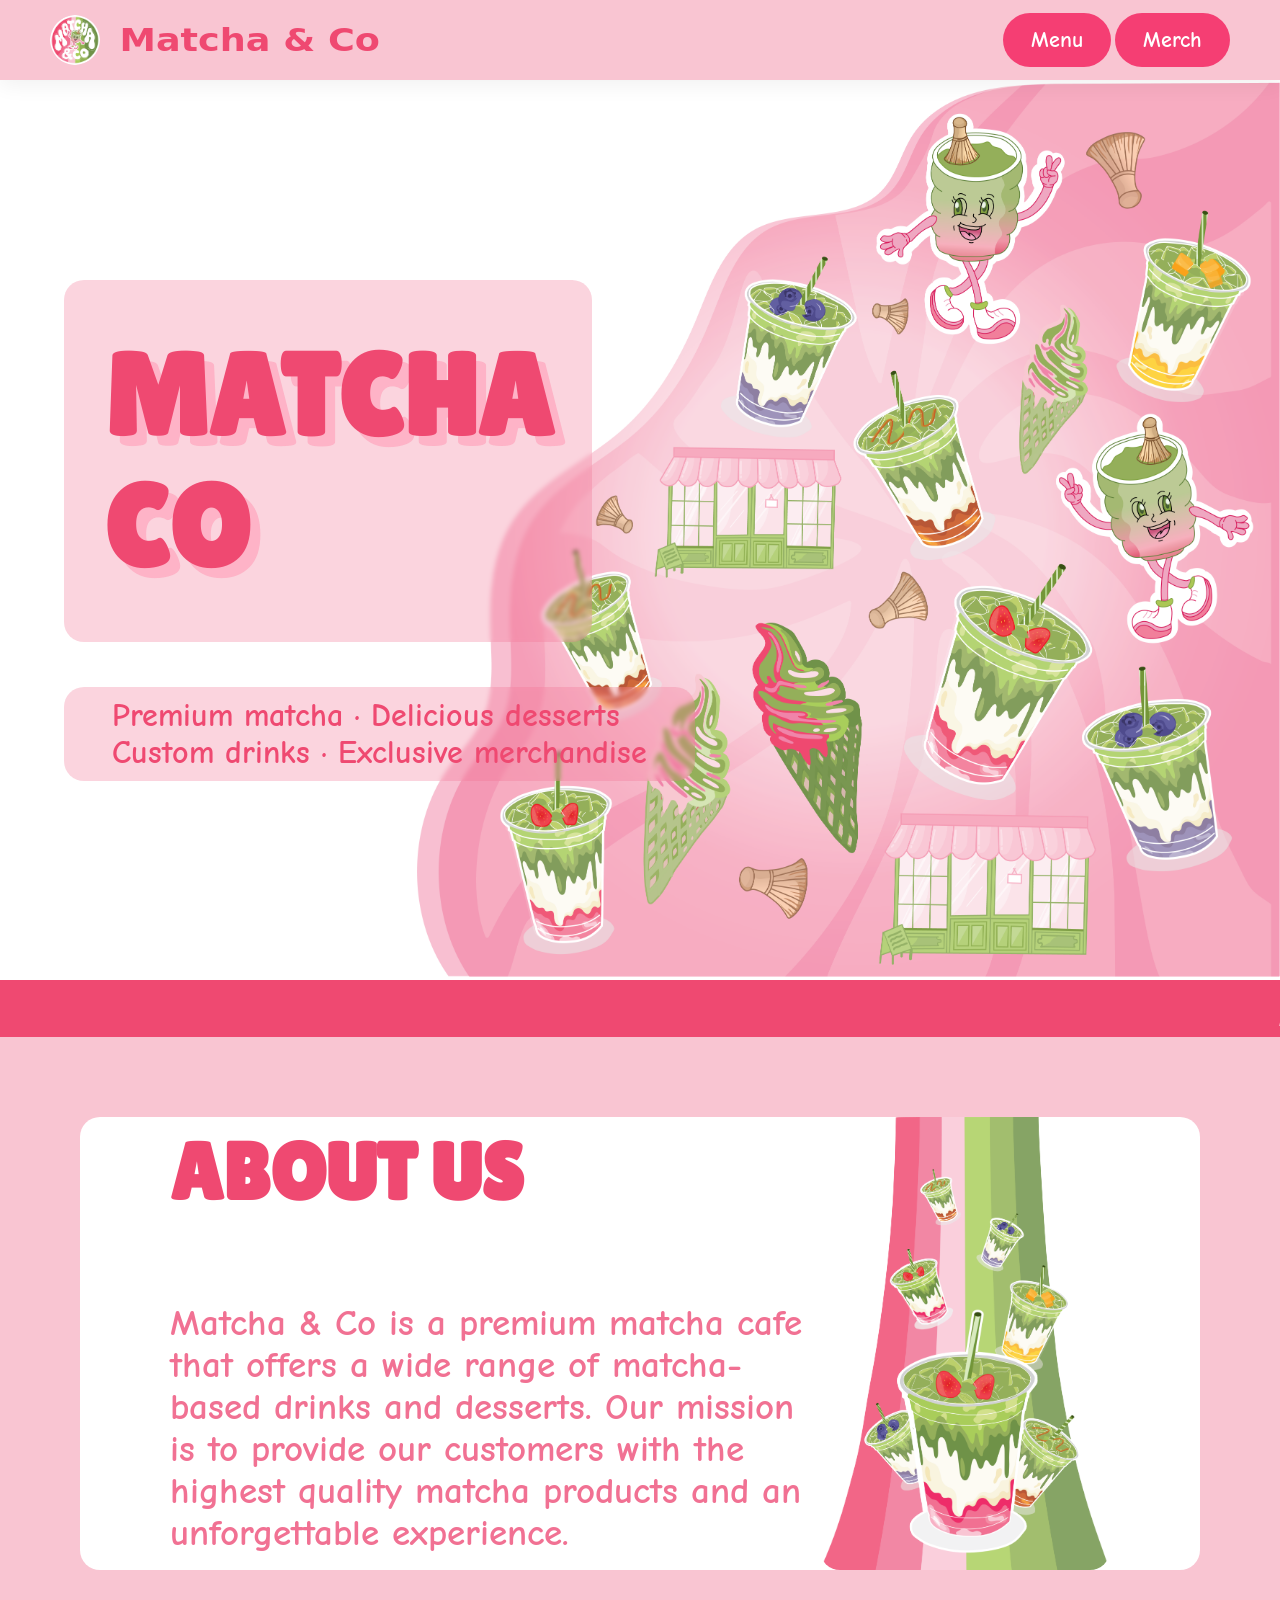
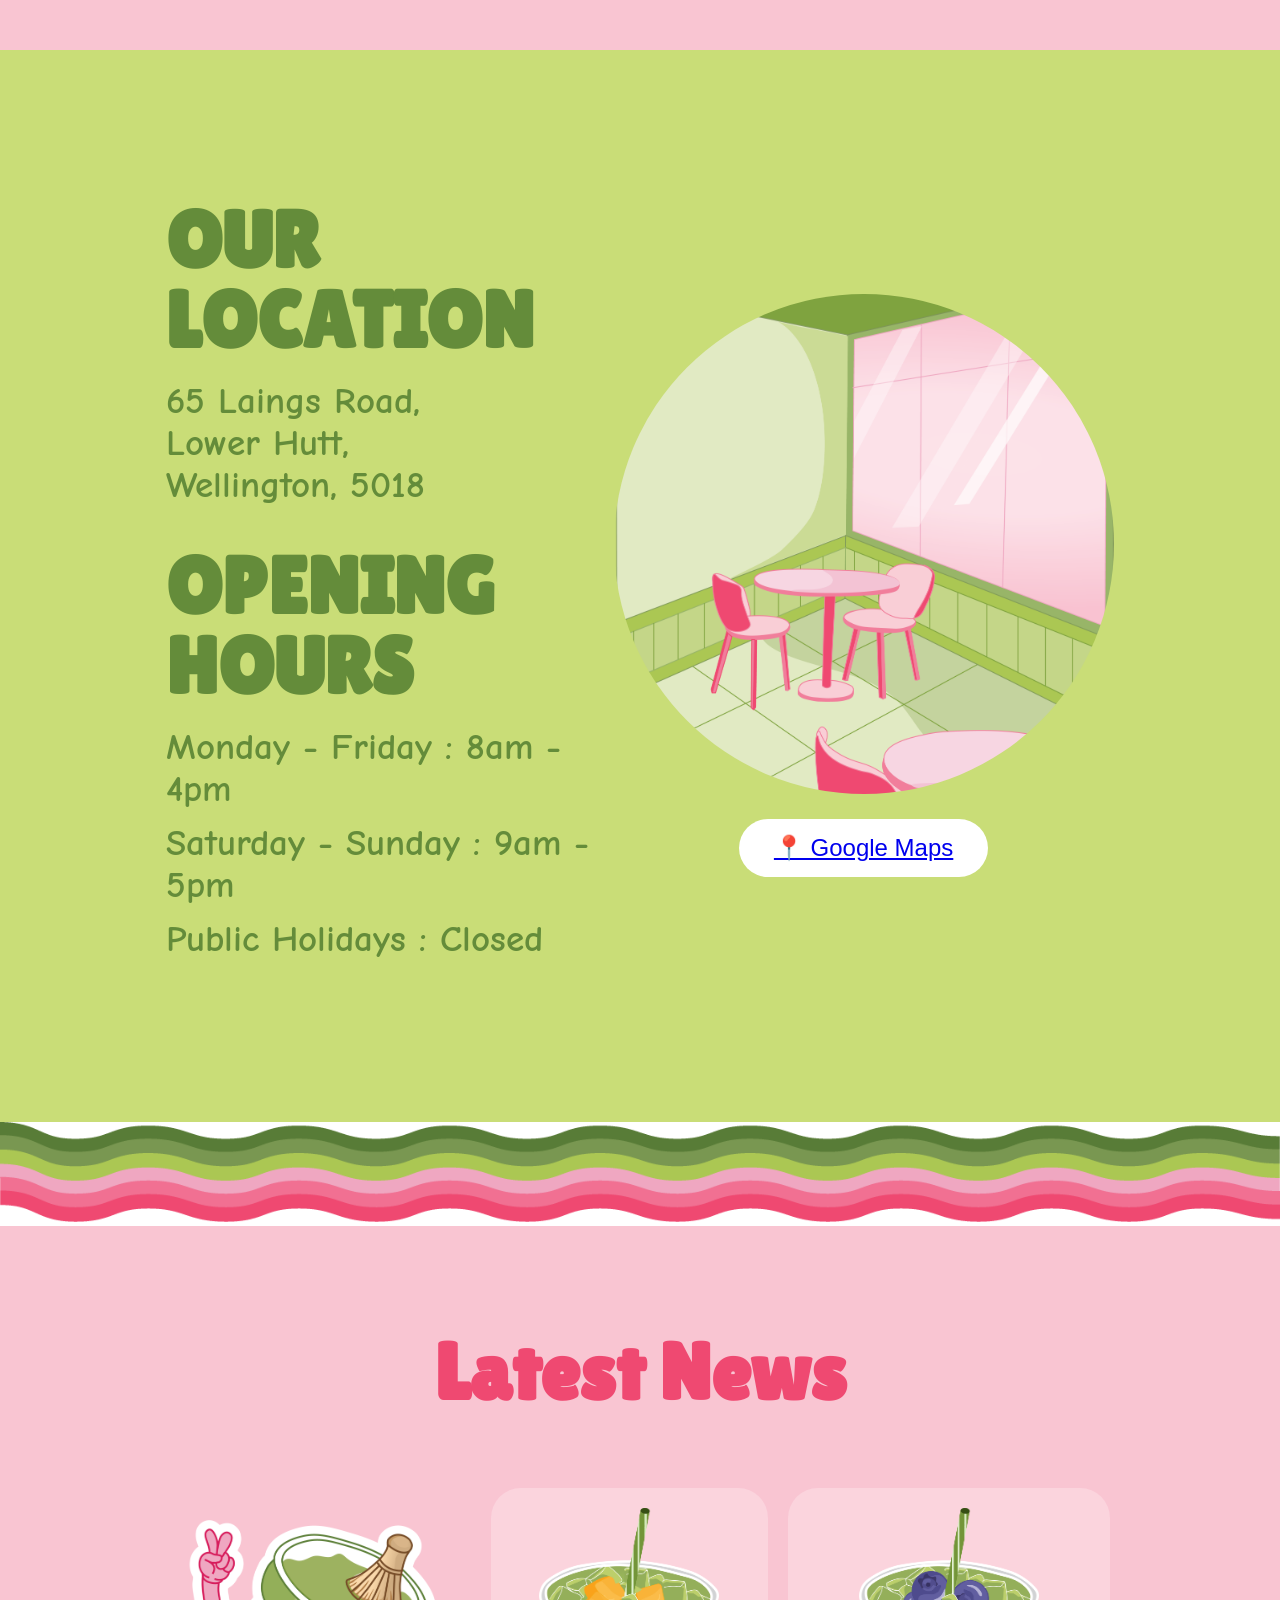
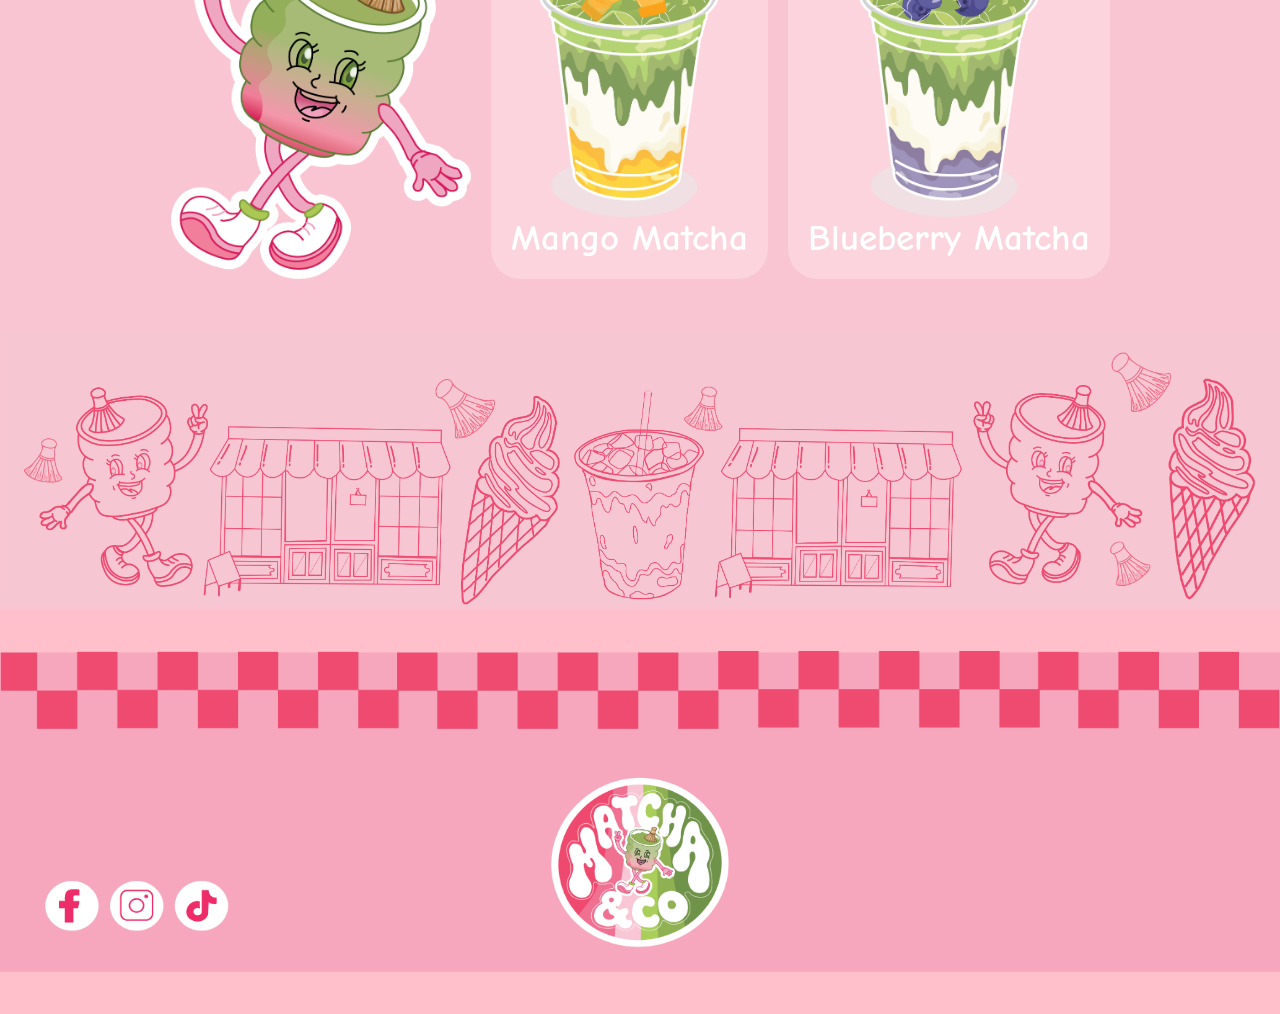
<file: index.html>
<!DOCTYPE html>
<html lang="en">
<head>
  <link rel="stylesheet" href="stylesheet.css">
  <meta charset="UTF-8">
  <meta name="viewport" content="width=device-width, initial-scale=1.0">
  <title>Matcha & Co</title>
    <link rel="preconnect" href="https://fonts.googleapis.com">
<link rel="preconnect" href="https://fonts.gstatic.com" crossorigin>
<link href="https://fonts.googleapis.com/css2?family=Chewy&family=Coiny&family=Comic+Neue:ital,wght@0,300;0,400;0,700;1,300;1,400;1,700&family=Lilita+One&family=Sniglet:wght@400;800&display=swap" rel="stylesheet"></head>

<body>

    <!-- Nav Bar --> 
<nav>
    <div class="nav-left">
        <div class="logo">
            <img src="img/logo.png" alt="Matcha Logo">
        </div>
        <a href="index.html"><h3>Matcha & Co</h3></a>
    </div>

    <div class="nav-links">
        <a href="menu.html" class="nav-btn">Menu</a>
        <a href="merch.html" class="nav-btn">Merch</a>
    </div>
</nav>
        

   <!-- Hero Section --> 
<section id="heroImg">
    <div class="heroImg">
        <div class="herotextcontainer">
            <div class="heroImgh1">
                <h1>MATCHA<br>CO</h1>
            </div>

            <div class="heroImgp">
                <p>Premium matcha · Delicious desserts<br>
                    Custom drinks · Exclusive merchandise</p>
            </div>
        </div>
    </div>
</section>

<div class="ticker-container">
  <div class="ticker-text">premium matcha · delicious desserts ·
custom drinks · exclusive merchandise · premium matcha · delicious desserts ·
custom drinks · exclusive merchandise · premium matcha · delicious desserts ·
custom drinks · exclusive merchandise · premium matcha · delicious desserts ·
custom drinks · exclusive merchandise</div>
</div>

<!-- about -->
<section id="about">
    <div class="about-background">
        <div class="about">
            <div class="about-text">
                <h2>ABOUT US</h2>
                <p>Matcha & Co is a premium matcha cafe that offers a wide range 
                    of matcha-based drinks and desserts. Our mission is to provide 
                    our customers with the highest quality matcha products and an 
                    unforgettable experience.</p>
            </div>
            <div class="about-image">
                <img src="img/homepage.png" alt="About">
        </div>
    </div>
</section>



  <!-- Location -->
<section class="location">
    <div class="location-text">
        <h2>OUR<br>LOCATION</h2>
        <p class="address">
            65 Laings Road,<br>
            Lower Hutt,<br>
            Wellington, 5018
        </p>
        <h2>OPENING<br>HOURS</h2>
        <div class="hours">
            <p>Monday - Friday : 8am - 4pm</p>
            <p>Saturday - Sunday : 9am - 5pm</p>
            <p>Public Holidays : Closed</p>
        </div>
    </div>

    <div class="map-section">
        <div class="map-placeholder"></div>

    

        <button class="map-btn">
            <a href="https://www.google.com/maps"> 📍 Google Maps </a>   
        </button>
    </div>
</section>


    <div class="divder">
        <img src="img/divider.png" alt="Divider" class="divider-image">
    </div>

<!-- Latest News -->

<section class="news">

    

    <h1>Latest News</h1>

    <div class="news-top">
        <div class="mascot-placeholder">
            <img src="img/logo character.png" alt="Mascot" class="mascot-placeholder">
        </div>

        <div class="drink-card">
            <img src="img/mango.png" alt="Mango Matcha">
            <h3>Mango Matcha</h3>
        </div>

        <div class="drink-card">
            <img src="img/blueberry.png" alt="Blueberry Matcha">
            <h3>Blueberry Matcha</h3>
        </div>

    </div>

<div>
    <img src="img/collagediv.png" alt="Divider"
    srcset="img/collagediv.png 16525w">
</div>

</section>

<!-- Footer -->

<footer>
 <div class="footer"></div>
</footer>



</body>
</html>
</file>
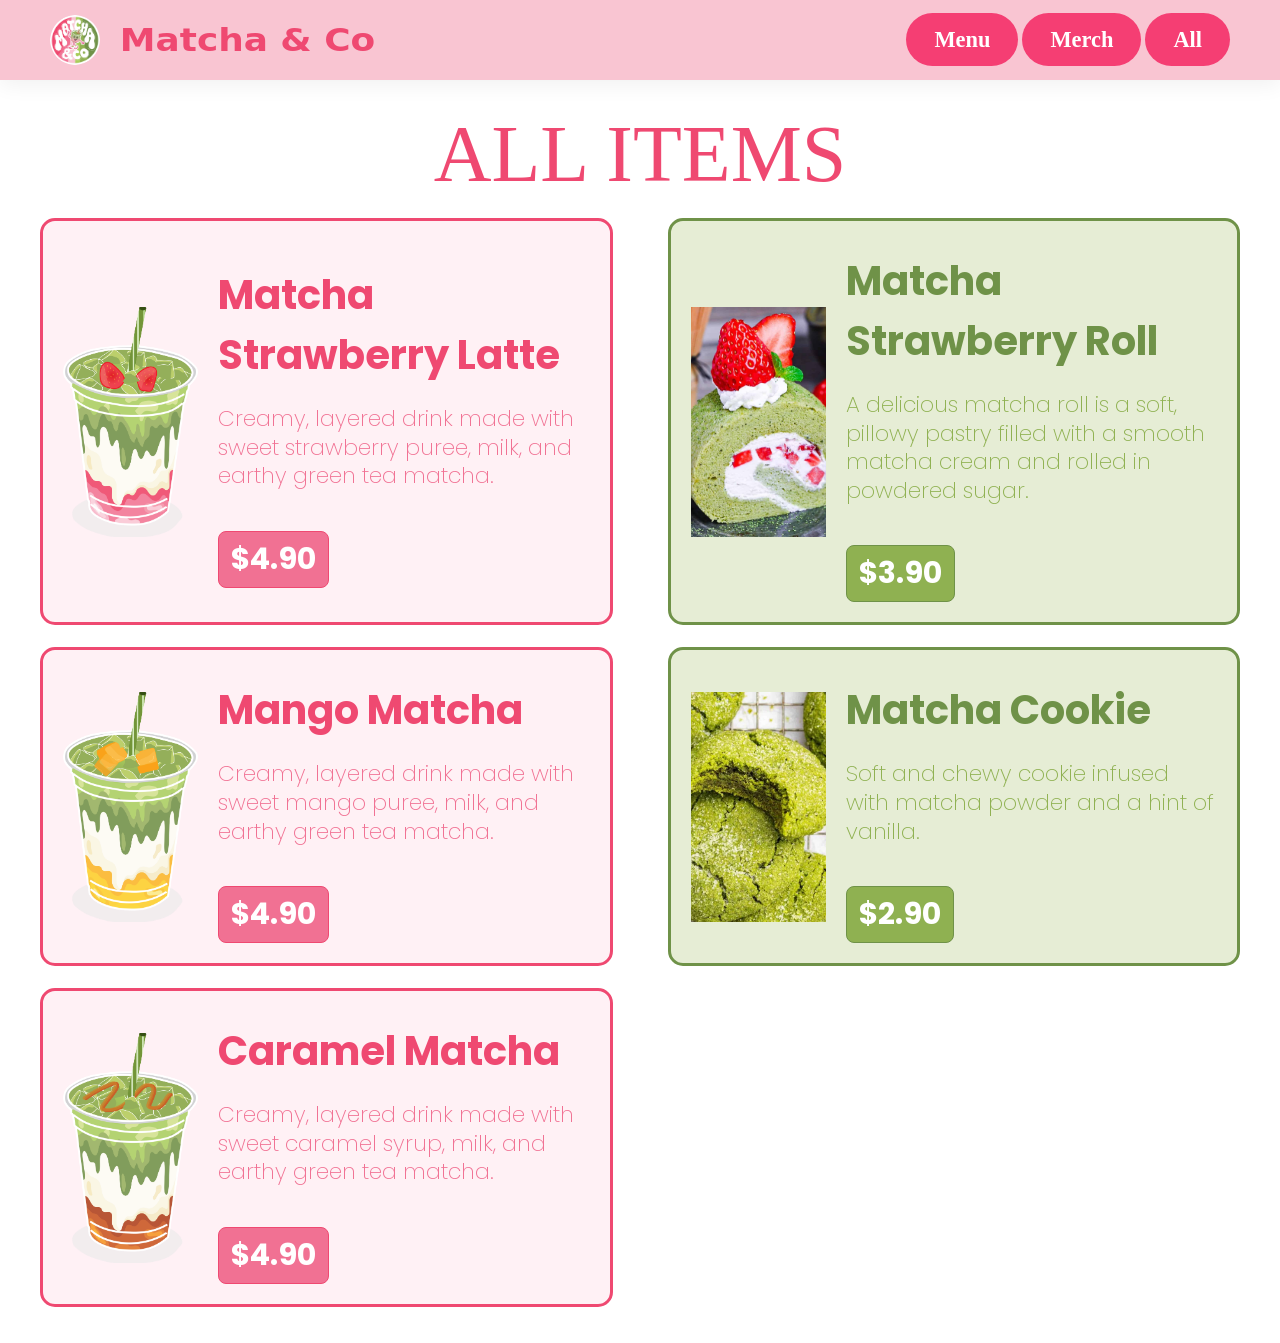
<file: all.html>
<!DOCTYPE html>
<html lang="en">
<head>
  <link rel="stylesheet" href="menu.css">
  <meta charset="UTF-8">
  <meta name="viewport" content="width=device-width, initial-scale=1.0">
  <title>Matcha & Co - All Items</title>
  <!-- Google Font -->
  <link href="https://fonts.googleapis.com/css2?family=Baloo+2:wght@400;600;700;800&family=Poppins:wght@300;400;500;600&display=swap" rel="stylesheet">
</head>

<body>

    <!-- Nav Bar --> 
<nav>
    <div class="nav-left">
        <div class="logo">
            <img src="img/logo.png" alt="Matcha Logo">
        </div>
        <a href="index.html"><h2>Matcha & Co</h2></a>
    </div>

    <div class="nav-links">
        <a href="menu.html" class="nav-btn">Menu</a>
        <a href="merch.html" class="nav-btn">Merch</a>
        <a href="all.html" class="nav-btn">All</a>
    </div>
</nav>
        
<!-- All Items Section -->
<main class="content">
    <div class="title-box">
        <h1 class="title">ALL ITEMS</h1>
    </div>

    <!-- all products -->
    <section class="product-grid">

        <!-- Product 1 -->
        <article class="product-card">
            <img src="img/strawberry.png" alt="Matcha Strawberry Latte">
            <div class="product-info">
                <h2>Matcha Strawberry Latte</h2>
                <p>
                    Creamy, layered drink made with sweet
                    strawberry puree, milk, and earthy
                    green tea matcha.
                </p>
                <span class="price">$4.90</span>
            </div>
        </article>

        <!-- Product 2 -->
        <article class="product-card-dessert">
            <img src="img/matchastrawberryroll.jpg" alt="Matcha Strawberry Roll">
            <div class="product-dessert-info">
                <h2>Matcha Strawberry Roll</h2>
                <p>
                    A delicious matcha roll is a soft, pillowy pastry filled with a smooth matcha cream and rolled in powdered sugar.
                </p>
                <span class="price-dessert">$3.90</span>
            </div>
        </article>

        <!-- Product 3 -->
        <article class="product-card">
            <img src="img/mango.png" alt="Mango Matcha">
            <div class="product-info">
                <h2>Mango Matcha</h2>
                <p>
                    Creamy, layered drink made with sweet
                    mango puree, milk, and earthy
                    green tea matcha.
                </p>
                <span class="price">$4.90</span>
            </div>
        </article>

        <!-- Product 4 -->
        <article class="product-card-dessert">
            <img src="img/matchacookie.webp" alt="Matcha Cookie">
            <div class="product-dessert-info">
                <h2>Matcha Cookie</h2>
                <p>
                    Soft and chewy cookie infused with matcha powder and a hint of vanilla.
                </p>
                <span class="price-dessert">$2.90</span>
            </div>
        </article>

        <!-- Product 5 -->
        <article class="product-card">
            <img src="img/caramel.png" alt="Caramel Matcha">
            <div class="product-info">
                <h2>Caramel Matcha</h2>
                <p>
                    Creamy, layered drink made with sweet
                    caramel syrup, milk, and earthy
                    green tea matcha.
                </p>
                <span class="price">$4.90</span>
            </div>
        </article>

    </section>
</main>

</body>
</html>
</file>
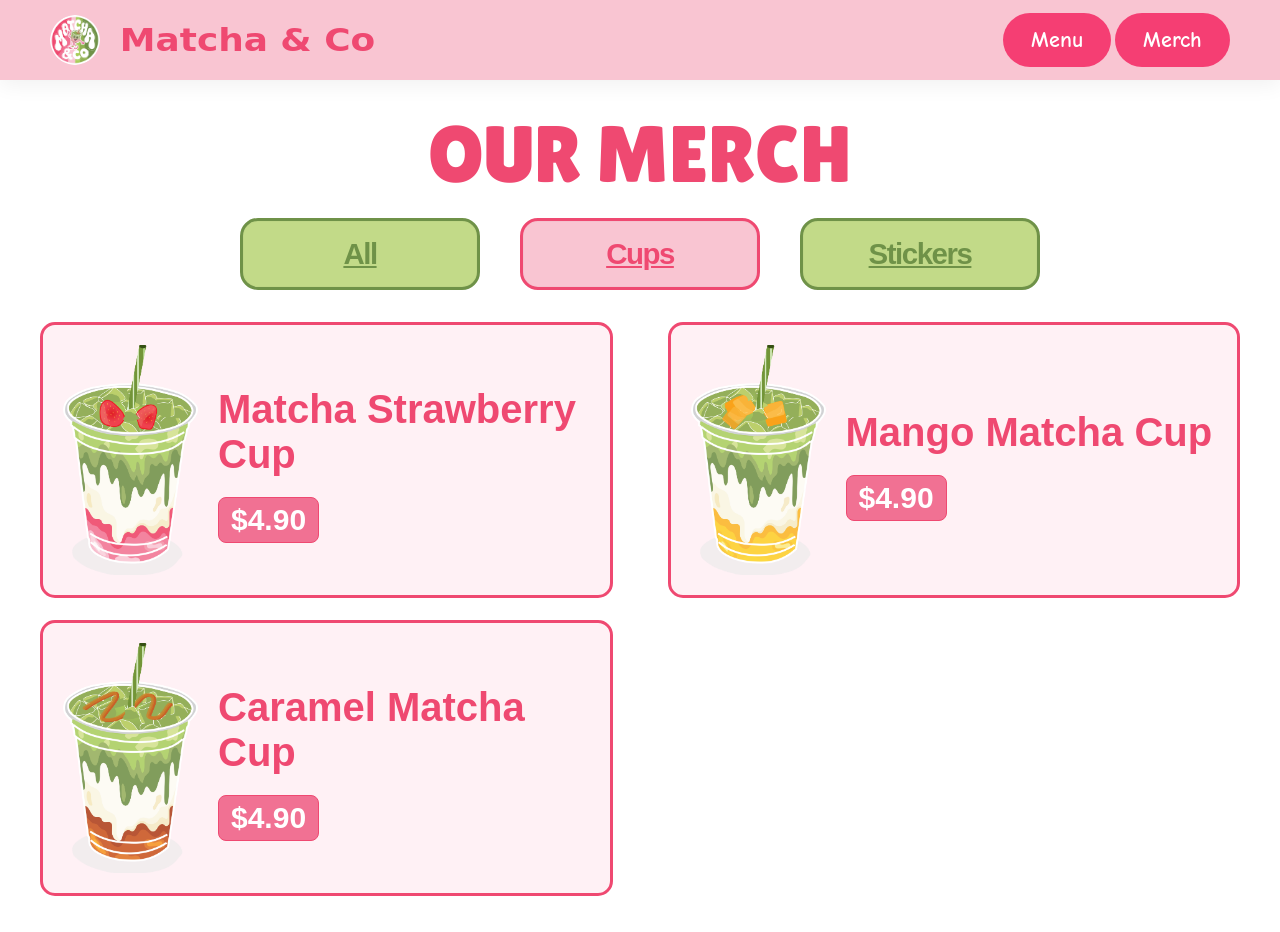
<file: cups.html>
<!DOCTYPE html>
<html lang="en">
<head>
  <link rel="stylesheet" href="menu.css">
  <meta charset="UTF-8">
  <meta name="viewport" content="width=device-width, initial-scale=1.0">
  <title>Matcha & Co</title>
    <!-- Google Font -->
      <link rel="preconnect" href="https://fonts.googleapis.com">
<link rel="preconnect" href="https://fonts.gstatic.com" crossorigin>
<link href="https://fonts.googleapis.com/css2?family=Chewy&family=Coiny&family=Comic+Neue:ital,wght@0,300;0,400;0,700;1,300;1,400;1,700&family=Lilita+One&family=Sniglet:wght@400;800&display=swap" rel="stylesheet">
</head>
<body>

    <!-- Nav Bar --> 
<nav>
    <div class="nav-left">
        <div class="logo">
            <img src="img/logo.png" alt="Matcha Logo">
        </div>
        <a href="index.html"><h2>Matcha & Co</h2></a>
    </div>

    <div class="nav-links">
        <a href="menu.html" class="nav-btn">Menu</a>
        <a href="merch.html" class="nav-btn">Merch</a>
    </div>
</nav>
        
<!-- Menu Section -->
    <main class="content">
      <div class="title-box">
        <h1 class="title">OUR MERCH</h1>
      </div>

      <div class="tabs" aria-label="Menu categories">
        <a href="merch.html" class="tab-box tab-active-dessert" >All</a>
        <a href="cups.html" class="tab-box tab-active" >Cups</a>
        <a href="stickers.html" class="tab-box tab-active-dessert" >Stickers</a>
      </div>
   

    
    <!-- Products -->
        <section class="product-grid">

            <!-- Product 1 -->
            <article class="product-card">
                <img
                    src="img/strawberry.png" alt="Matcha Strawberry Latte">
                <div class="product-info">
                    <h2>Matcha Strawberry Cup</h2>
                    <span class="price">$4.90</span>
                </div>
            </article>


            <!-- Product 2 -->
            <article class="product-card">
                <img
                    src="img/mango.png" alt="Mango Matcha">
                <div class="product-info">
                    <h2>Mango Matcha Cup</h2>
                    <span class="price">$4.90</span>
                </div>
            </article>


            <!-- Product 3 -->
            <article class="product-card">
                <img
                    src="img/caramel.png" alt="Caramel Matcha">
                <div class="product-info">
                    <h2>Caramel Matcha Cup</h2>
                    <span class="price">$4.90</span>
                </div>
            </article>
</file>
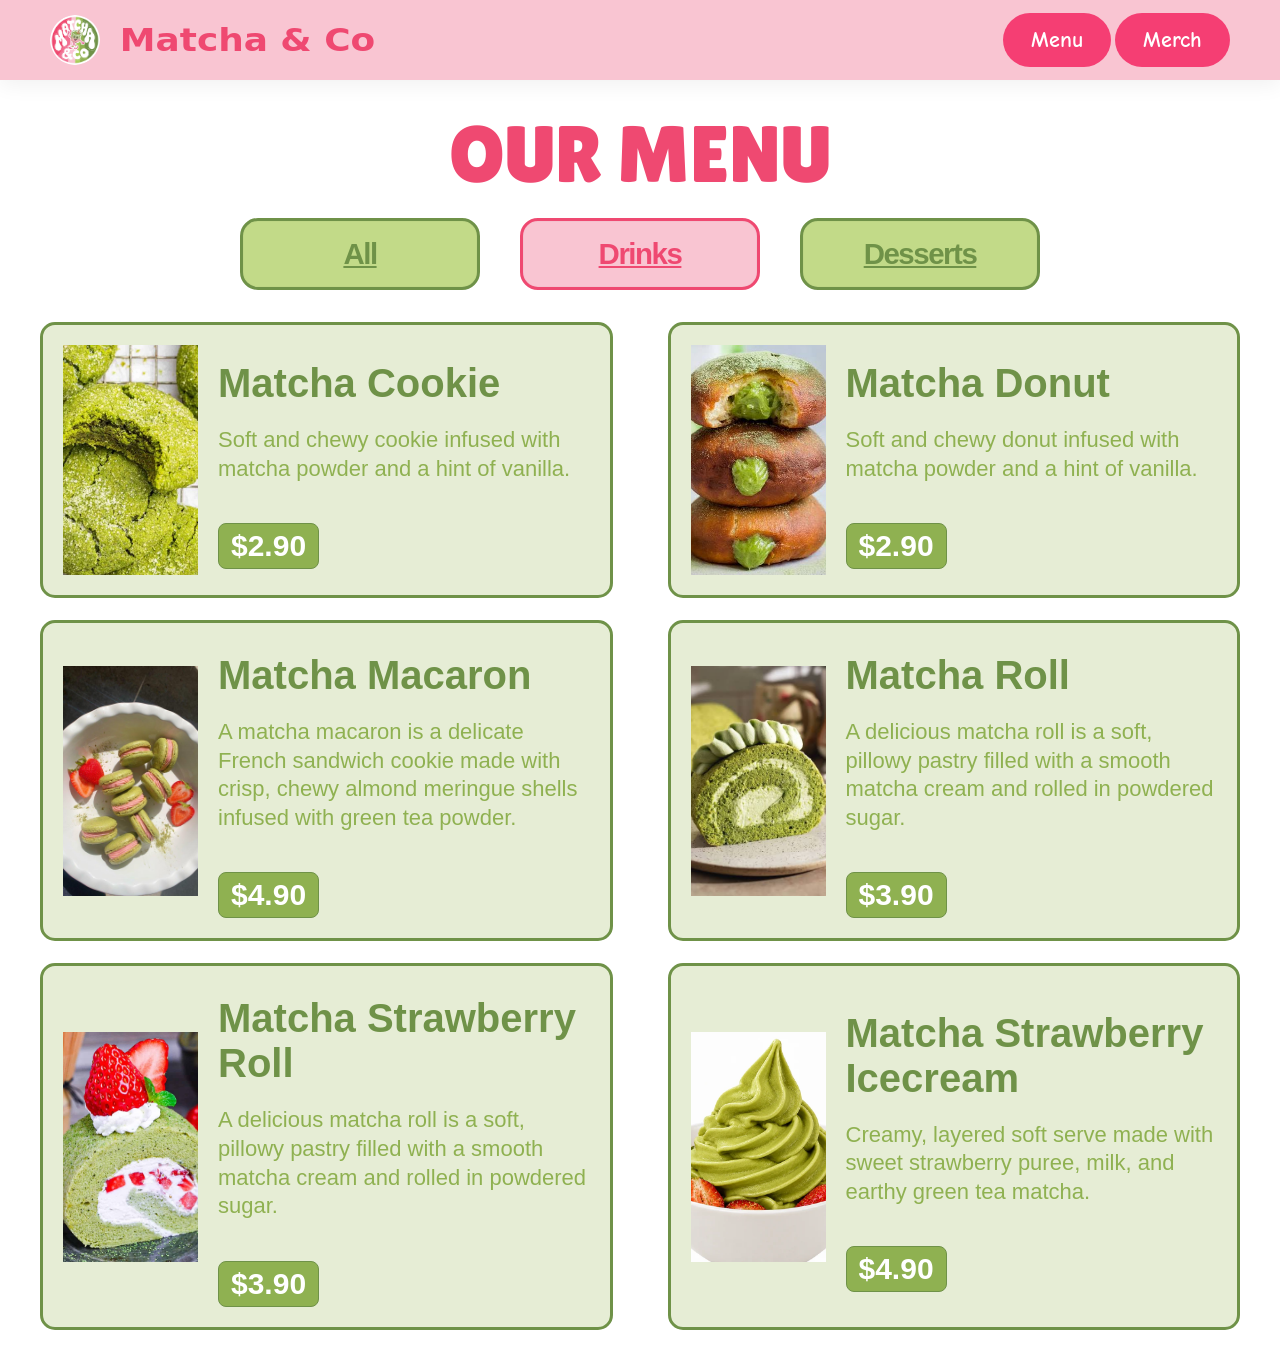
<file: desserts.html>
<!DOCTYPE html>
<html lang="en">
<head>
  <link rel="stylesheet" href="menu.css">
  <meta charset="UTF-8">
  <meta name="viewport" content="width=device-width, initial-scale=1.0">
  <title>Matcha & Co</title>
    <!-- Google Font -->
      <link rel="preconnect" href="https://fonts.googleapis.com">
<link rel="preconnect" href="https://fonts.gstatic.com" crossorigin>
<link href="https://fonts.googleapis.com/css2?family=Chewy&family=Coiny&family=Comic+Neue:ital,wght@0,300;0,400;0,700;1,300;1,400;1,700&family=Lilita+One&family=Sniglet:wght@400;800&display=swap" rel="stylesheet">
</head>
<body>

    <!-- Nav Bar --> 
<nav>
    <div class="nav-left">
        <div class="logo">
            <img src="img/logo.png" alt="Matcha Logo">
        </div>
        <a href="index.html"><h2>Matcha & Co</h2></a>
    </div>

    <div class="nav-links">
        <a href="menu.html" class="nav-btn">Menu</a>
        <a href="merch.html" class="nav-btn">Merch</a>
    </div>
</nav>
       
<!-- Menu Section -->
    <main class="content">
      <div class="title-box">
        <h1 class="title">OUR MENU</h1>
      </div>

    <div class="tabs" aria-label="Menu categories">
        <a href="menu.html" class="tab-box tab-active-dessert" >All</a>
        <a href="drinks.html" class="tab-box tab-active" >Drinks</a>
        <a href="desserts.html" class="tab-box tab-active-dessert" >Desserts</a>
      </div>
   

       <!-- Products -->
        <section class="product-grid">

            <!-- Product 1 -->
            <article class="product-card-dessert">
                <img
                    src="img/matchacookie.webp" alt="Matcha Cookie">
                <div class="product-dessert-info">
                    <h2>Matcha Cookie</h2>
                    <p>
                        Soft and chewy cookie infused with matcha powder and a hint of vanilla.
                    </p>
                    <span class="price-dessert">$2.90</span>
                </div>
            </article>


            <!-- Product 2 -->
            <article class="product-card-dessert">
                <img
                    src="img/matchadonut.jpeg" alt="Matcha Donut">
                <div class="product-dessert-info">
                    <h2>Matcha Donut</h2>
                    <p>
                        Soft and chewy donut infused with matcha powder and a hint of vanilla.
                    </p>
                    <span class="price-dessert">$2.90</span>
                </div>
            </article>


            <!-- Product 3 -->
            <article class="product-card-dessert">
                <img
                    src="img/matchamacaron.jpg" alt="Matcha Macaron">
                <div class="product-dessert-info">
                    <h2>Matcha Macaron</h2>
                    <p>
                        A matcha macaron is a delicate French sandwich cookie made with crisp, 
                        chewy almond meringue shells infused with green tea powder.
                    </p>
                    <span class="price-dessert">$4.90</span>
                </div>
            </article>

             <!-- Product 4 -->
            <article class="product-card-dessert">
                <img
                    src="img/matcharoll.jpeg" alt="Matcha Roll">
                <div class="product-dessert-info">
                    <h2>Matcha Roll</h2>
                    <p>
                        A delicious matcha roll is a soft, pillowy pastry filled with a smooth matcha cream and rolled in powdered sugar.
                    </p>
                    <span class="price-dessert">$3.90</span>
                </div>
            </article>

             <!-- Product 4 -->
            <article class="product-card-dessert">
                <img
                    src="img/matchastrawberryroll.jpg" alt="Matcha Strawberry Roll">
                <div class="product-dessert-info">
                    <h2>Matcha Strawberry Roll</h2>
                    <p>
                        A delicious matcha roll is a soft, pillowy pastry filled with a smooth matcha cream and rolled in powdered sugar.
                    </p>
                    <span class="price-dessert">$3.90</span>
                </div>
            </article>

             <!-- Product 4 -->
            <article class="product-card-dessert">
                <img
                    src="img/strawberrymatcha.webp" alt="Matcha Softserve">
                <div class="product-dessert-info">
                    <h2>Matcha Strawberry Icecream</h2>
                    <p>
                        Creamy, layered soft serve made with sweet
                        strawberry puree, milk, and earthy
                        green tea matcha.
                    </p>
                    <span class="price-dessert">$4.90</span>
                </div>
            </article>
</file>
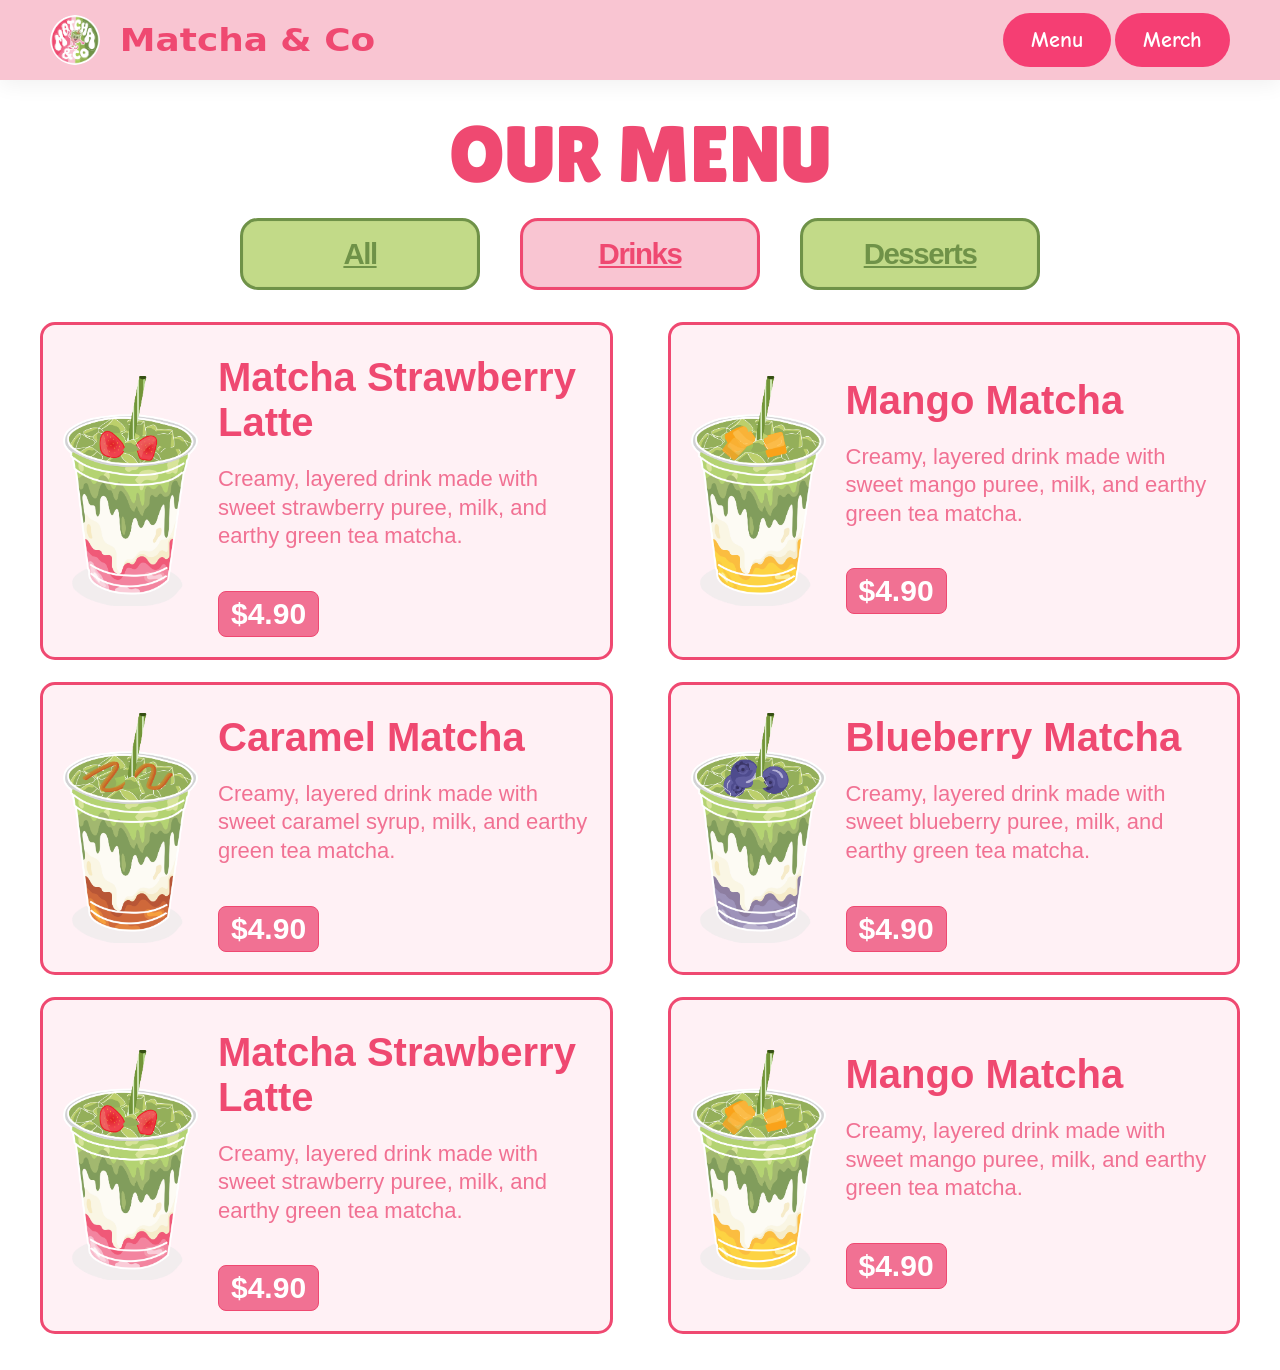
<file: drinks.html>
<!DOCTYPE html>
<html lang="en">
<head>
  <link rel="stylesheet" href="menu.css">
  <meta charset="UTF-8">
  <meta name="viewport" content="width=device-width, initial-scale=1.0">
  <title>Matcha & Co</title>
    <!-- Google Font -->
      <link rel="preconnect" href="https://fonts.googleapis.com">
<link rel="preconnect" href="https://fonts.gstatic.com" crossorigin>
<link href="https://fonts.googleapis.com/css2?family=Chewy&family=Coiny&family=Comic+Neue:ital,wght@0,300;0,400;0,700;1,300;1,400;1,700&family=Lilita+One&family=Sniglet:wght@400;800&display=swap" rel="stylesheet">
</head>

<body style="background-color: white">

    <!-- Nav Bar --> 
<nav>
    <div class="nav-left">
        <div class="logo">
            <img src="img/logo.png" alt="Matcha Logo">
        </div>
        <a href="index.html"><h2>Matcha & Co</h2></a>
    </div>

    <div class="nav-links">
        <a href="menu.html" class="nav-btn">Menu</a>
        <a href="merch.html" class="nav-btn">Merch</a>
    </div>
</nav>
       

<main class="content">
      <div class="title-box">
        <h1 class="title">OUR MENU</h1>
      </div>

    <div class="tabs" aria-label="Menu categories">
        <a href="menu.html" class="tab-box tab-active-dessert" >All</a>
        <a href="drinks.html" class="tab-box tab-active" >Drinks</a>
        <a href="desserts.html" class="tab-box tab-active-dessert" >Desserts</a>
    </div>

    
    <!-- Products -->
        <section class="product-grid">

            <!-- Product 1 -->
            <article class="product-card">
                <img
                    src="img/strawberry.png" alt="Matcha Strawberry Latte">
                <div class="product-info">
                    <h2>Matcha Strawberry Latte</h2>
                    <p>
                        Creamy, layered drink made with sweet
                        strawberry puree, milk, and earthy
                        green tea matcha.
                    </p>
                    <span class="price">$4.90</span>
                </div>
            </article>


            <!-- Product 2 -->
            <article class="product-card">
                <img
                    src="img/mango.png" alt="Mango Matcha">
                <div class="product-info">
                    <h2>Mango Matcha</h2>
                    <p>
                        Creamy, layered drink made with sweet
                        mango puree, milk, and earthy
                        green tea matcha.
                    </p>
                    <span class="price">$4.90</span>
                </div>
            </article>


            <!-- Product 3 -->
            <article class="product-card">
                <img
                    src="img/caramel.png" alt="Caramel Matcha">
                <div class="product-info">
                    <h2>Caramel Matcha</h2>
                    <p>
                        Creamy, layered drink made with sweet
                        caramel syrup, milk, and earthy
                        green tea matcha.
                    </p>
                    <span class="price">$4.90</span>
                </div>
            </article>


            <!-- Product 4 -->
            <article class="product-card">
                <img
                    src="img/blueberry.png" alt="Blueberry Matcha">
                <div class="product-info">
                    <h2>Blueberry Matcha</h2>
                    <p>
                        Creamy, layered drink made with sweet
                        blueberry puree, milk, and earthy
                        green tea matcha.
                    </p>
                    <span class="price">$4.90</span>
                </div>
            </article>

             <!-- Product 5 -->
            <article class="product-card">
                <img
                    src="img/strawberry.png" alt="Matcha Strawberry Latte">
                <div class="product-info">
                    <h2>Matcha Strawberry Latte</h2>
                    <p>
                        Creamy, layered drink made with sweet
                        strawberry puree, milk, and earthy
                        green tea matcha.
                    </p>
                    <span class="price">$4.90</span>
                </div>
            </article>


            <!-- Product 6 -->
            <article class="product-card">
                <img
                    src="img/mango.png" alt="Mango Matcha">
                <div class="product-info">
                    <h2>Mango Matcha</h2>
                    <p>
                        Creamy, layered drink made with sweet
                        mango puree, milk, and earthy
                        green tea matcha.
                    </p>
                    <span class="price">$4.90</span>
                </div>
            </article>

        </section>
</file>
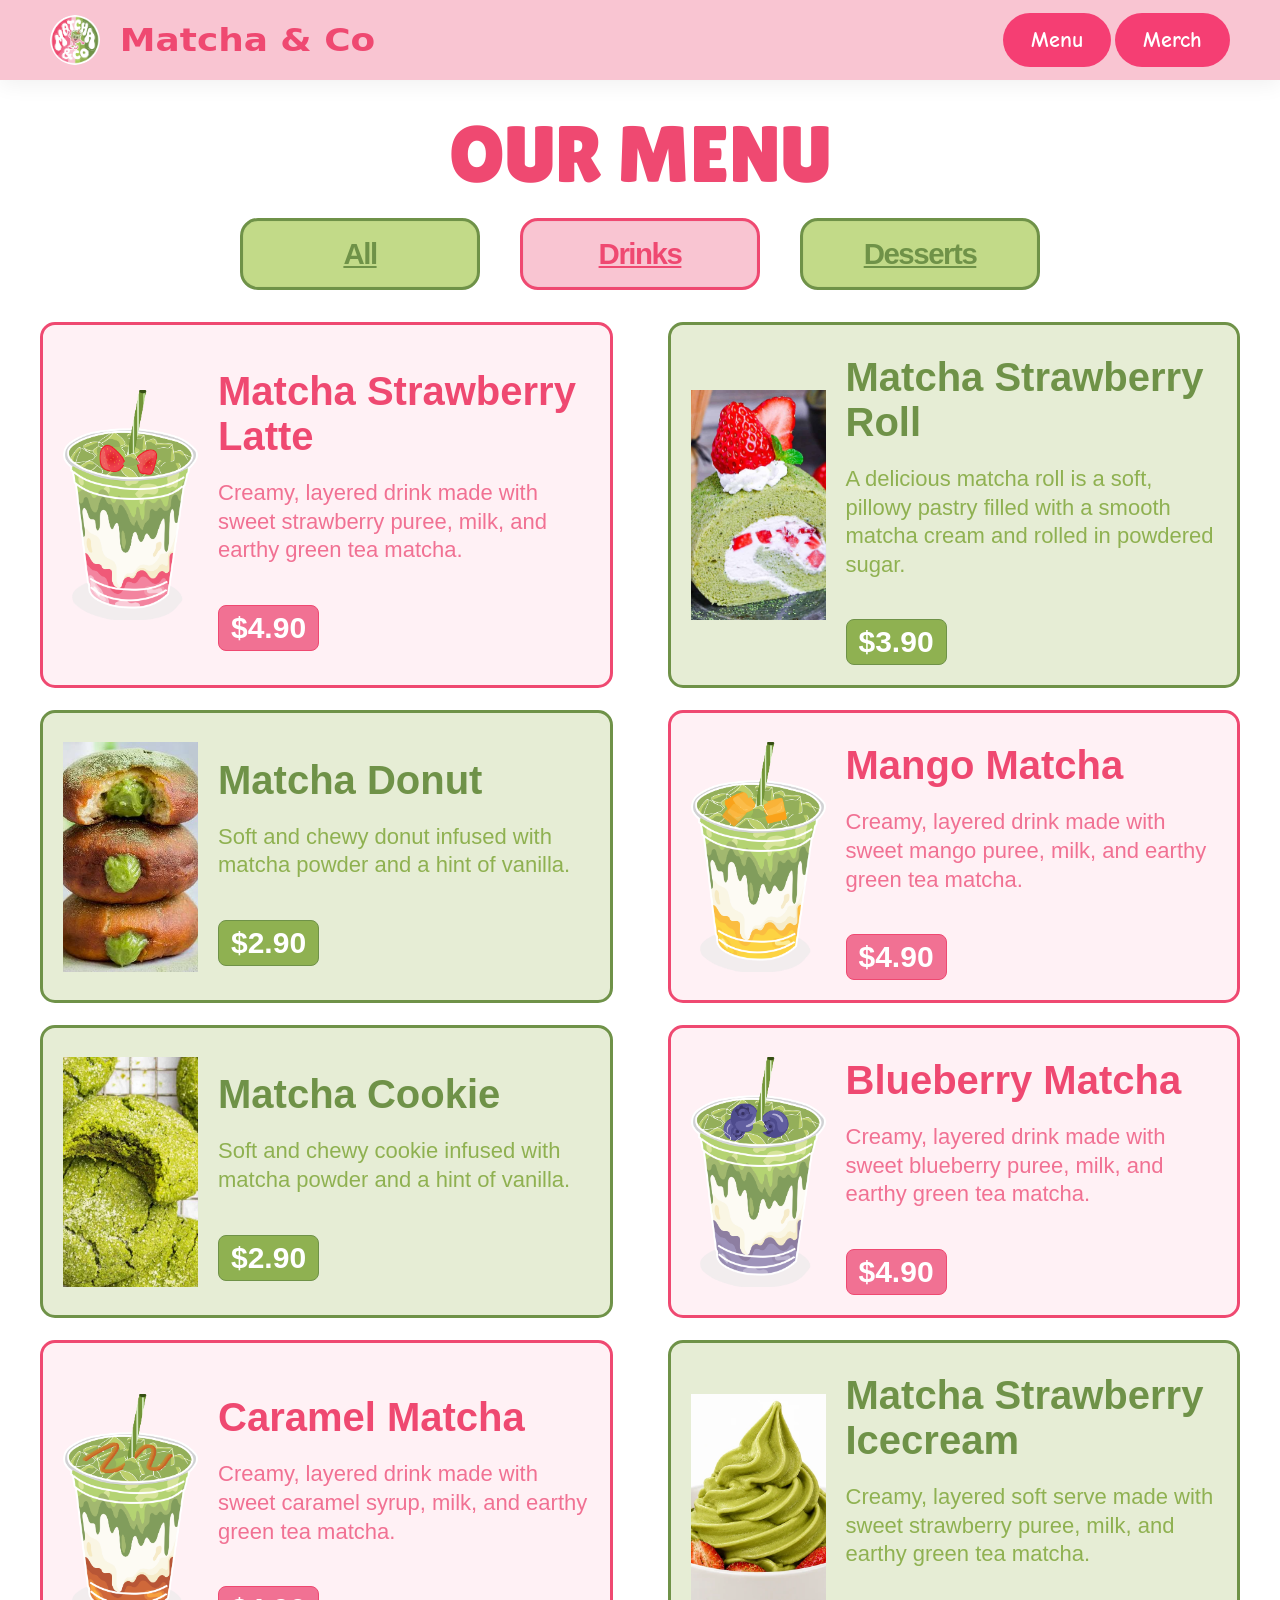
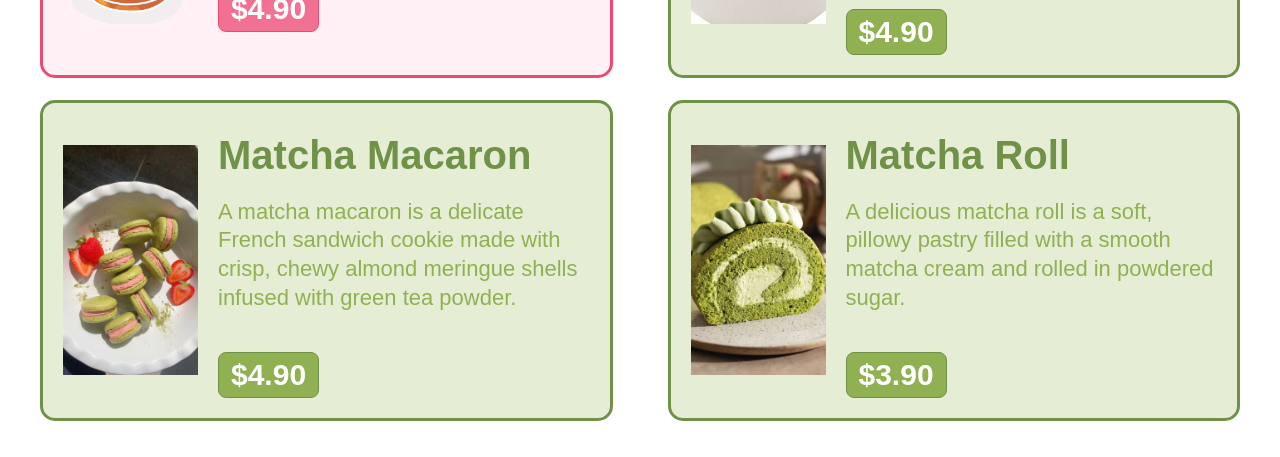
<file: menu.html>
<!DOCTYPE html>
<html lang="en">
<head>
  <link rel="stylesheet" href="menu.css">
  <meta charset="UTF-8">
  <meta name="viewport" content="width=device-width, initial-scale=1.0">
  <title>Matcha & Co</title>
    <!-- Google Font -->
      <link rel="preconnect" href="https://fonts.googleapis.com">
<link rel="preconnect" href="https://fonts.gstatic.com" crossorigin>
<link href="https://fonts.googleapis.com/css2?family=Chewy&family=Coiny&family=Comic+Neue:ital,wght@0,300;0,400;0,700;1,300;1,400;1,700&family=Lilita+One&family=Sniglet:wght@400;800&display=swap" rel="stylesheet">
</head>


<body>

    <!-- Nav Bar --> 
<nav>
    <div class="nav-left">
        <div class="logo">
            <img src="img/logo.png" alt="Matcha Logo">
        </div>
        <a href="index.html"><h2>Matcha & Co</h2></a>
    </div>

    <div class="nav-links">
        <a href="menu.html" class="nav-btn">Menu</a>
        <a href="merch.html" class="nav-btn">Merch</a>
    </div>
</nav>
        
<!-- Menu Section -->
    <main class="content">
      <div class="title-box">
        <h1 class="title">OUR MENU</h1>
      </div>

      <div class="tabs" aria-label="Menu categories">
        <a href="menu.html" class="tab-box tab-active-dessert" >All</a>
        <a href="drinks.html" class="tab-box tab-active" >Drinks</a>
        <a href="desserts.html" class="tab-box tab-active-dessert" >Desserts</a>
      </div>
    
<!-- all products -->
<section class="product-grid">

            <!-- Product 1 -->
            <article class="product-card">
                <img
                    src="img/strawberry.png" alt="Matcha Strawberry Latte">
                <div class="product-info">
                    <h2>Matcha Strawberry Latte</h2>
                    <p>
                        Creamy, layered drink made with sweet
                        strawberry puree, milk, and earthy
                        green tea matcha.
                    </p>
                    <span class="price">$4.90</span>
                </div>
            </article>

             <!-- Product 4 -->
            <article class="product-card-dessert">
                <img
                    src="img/matchastrawberryroll.jpg" alt="Matcha Strawberry Roll">
                <div class="product-dessert-info">
                    <h2>Matcha Strawberry Roll</h2>
                    <p>
                        A delicious matcha roll is a soft, pillowy pastry filled with a smooth matcha cream and rolled in powdered sugar.
                    </p>
                    <span class="price-dessert">$3.90</span>
                </div>
            </article>

            <!-- Product 2 -->
            <article class="product-card-dessert">
                <img
                    src="img/matchadonut.jpeg" alt="Matcha Donut">
                <div class="product-dessert-info">
                    <h2>Matcha Donut</h2>
                    <p>
                        Soft and chewy donut infused with matcha powder and a hint of vanilla.
                    </p>
                    <span class="price-dessert">$2.90</span>
                </div>
            </article>

            <!-- Product 2 -->
            <article class="product-card">
                <img
                    src="img/mango.png" alt="Mango Matcha">
                <div class="product-info">
                    <h2>Mango Matcha</h2>
                    <p>
                        Creamy, layered drink made with sweet
                        mango puree, milk, and earthy
                        green tea matcha.
                    </p>
                    <span class="price">$4.90</span>
                </div>
            </article>

            <!-- Product 1 -->
            <article class="product-card-dessert">
                <img
                    src="img/matchacookie.webp" alt="Matcha Cookie">
                <div class="product-dessert-info">
                    <h2>Matcha Cookie</h2>
                    <p>
                        Soft and chewy cookie infused with matcha powder and a hint of vanilla.
                    </p>
                    <span class="price-dessert">$2.90</span>
                </div>
            </article>

            <!-- Product 4 -->
            <article class="product-card">
                <img
                    src="img/blueberry.png" alt="Blueberry Matcha">
                <div class="product-info">
                    <h2>Blueberry Matcha</h2>
                    <p>
                        Creamy, layered drink made with sweet
                        blueberry puree, milk, and earthy
                        green tea matcha.
                    </p>
                    <span class="price">$4.90</span>
                </div>
            </article>

            

            <!-- Product 3 -->
            <article class="product-card">
                <img
                    src="img/caramel.png" alt="Caramel Matcha">
                <div class="product-info">
                    <h2>Caramel Matcha</h2>
                    <p>
                        Creamy, layered drink made with sweet
                        caramel syrup, milk, and earthy
                        green tea matcha.
                    </p>
                    <span class="price">$4.90</span>
                </div>
           </article>

            <!-- Product 4 -->
            <article class="product-card-dessert">
                <img
                    src="img/strawberrymatcha.webp" alt="Matcha Softserve">
                <div class="product-dessert-info">
                    <h2>Matcha Strawberry Icecream</h2>
                    <p>
                        Creamy, layered soft serve made with sweet
                        strawberry puree, milk, and earthy
                        green tea matcha.
                    </p>
                    <span class="price-dessert">$4.90</span>
                </div>
            </article>

            <!-- Product 3 -->
            <article class="product-card-dessert">
                <img
                    src="img/matchamacaron.jpg" alt="Matcha Macaron">
                <div class="product-dessert-info">
                    <h2>Matcha Macaron</h2>
                    <p>
                        A matcha macaron is a delicate French sandwich cookie made with crisp, 
                        chewy almond meringue shells infused with green tea powder.
                    </p>
                    <span class="price-dessert">$4.90</span>
                </div>
            </article>

            <!-- Product 4 -->
            <article class="product-card-dessert">
                <img
                    src="img/matcharoll.jpeg" alt="Matcha Roll">
                <div class="product-dessert-info">
                    <h2>Matcha Roll</h2>
                    <p>
                        A delicious matcha roll is a soft, pillowy pastry filled with a smooth matcha cream and rolled in powdered sugar.
                    </p>
                    <span class="price-dessert">$3.90</span>
                </div>
            </article>

</section>

    </main> 

</body>
</file>
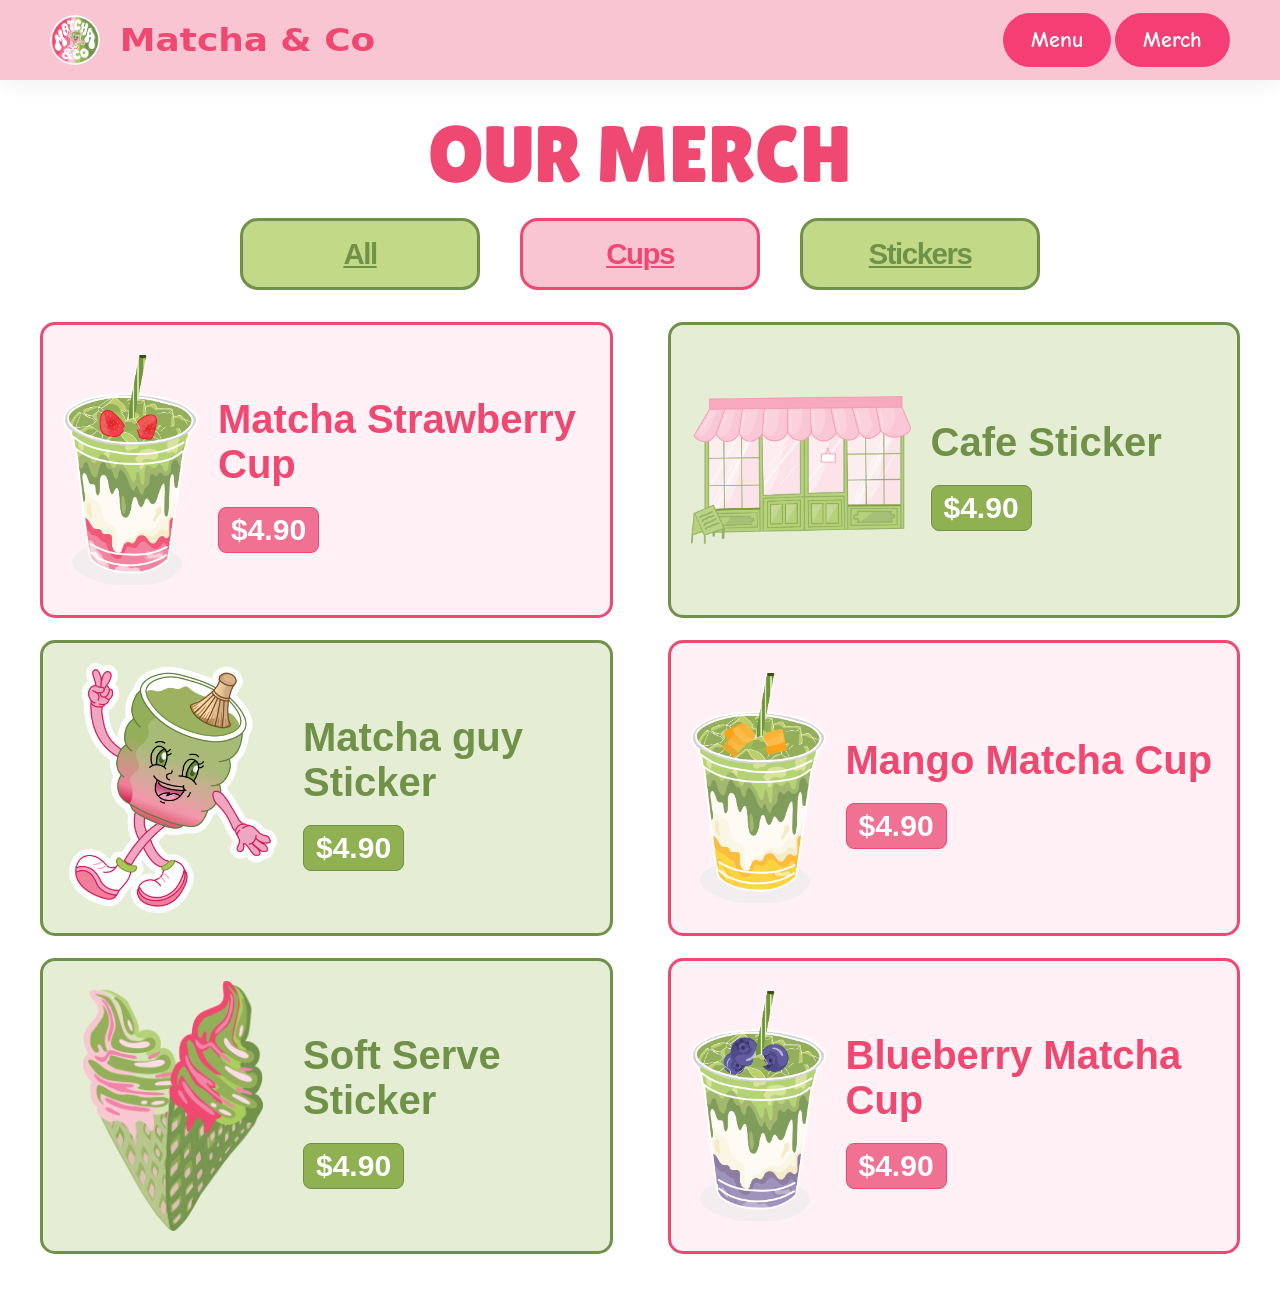
<file: merch.html>
<!DOCTYPE html>
<html lang="en">
<head>
  <link rel="stylesheet" href="menu.css">
  <meta charset="UTF-8">
  <meta name="viewport" content="width=device-width, initial-scale=1.0">
  <title>Matcha & Co</title>
    <!-- Google Font -->
      <link rel="preconnect" href="https://fonts.googleapis.com">
<link rel="preconnect" href="https://fonts.gstatic.com" crossorigin>
<link href="https://fonts.googleapis.com/css2?family=Chewy&family=Coiny&family=Comic+Neue:ital,wght@0,300;0,400;0,700;1,300;1,400;1,700&family=Lilita+One&family=Sniglet:wght@400;800&display=swap" rel="stylesheet">
</head>
<body>

    <!-- Nav Bar --> 
<nav>
    <div class="nav-left">
        <div class="logo">
            <img src="img/logo.png" alt="Matcha Logo">
        </div>
        <a href="index.html"><h2>Matcha & Co</h2></a>
    </div>

    <div class="nav-links">
        <a href="menu.html" class="nav-btn">Menu</a>
        <a href="merch.html" class="nav-btn">Merch</a>
    </div>
</nav>
        
<!-- Menu Section -->
    <main class="content">
      <div class="title-box">
        <h1 class="title">OUR MERCH</h1>
      </div>

      <div class="tabs" aria-label="Menu categories">
        <a href="merch.html" class="tab-box tab-active-dessert" >All</a>
        <a href="cups.html" class="tab-box tab-active" >Cups</a>
        <a href="stickers.html" class="tab-box tab-active-dessert" >Stickers</a>
      </div>
   
    
<!-- all products -->
<section class="product-grid">

            <!-- Product 1 -->
            <article class="product-card">
                <img
                    src="img/strawberry.png" alt="Matcha Strawberry Latte">
                <div class="product-info">
                    <h2>Matcha Strawberry Cup</h2>
                    <span class="price">$4.90</span>
                </div>
            </article>

              <!-- Product 1 -->
            <article class="merch-card">
                <img
                    src="img/cafe.png" alt="Cafe">
                <div class="merch-info">
                    <h2>Cafe Sticker</h2>
                    <span class="price-merch">$4.90</span>
                </div>
            </article>

             <!-- Product 2 -->
            <article class="merch-card">
                <img
                    src="img/logo character.png" alt="Matcha guy">
                <div class="merch-info">
                    <h2>Matcha guy Sticker</h2>
                    <span class="price-merch">$4.90</span>
                </div>
            </article>

            <!-- Product 2 -->
            <article class="product-card">
                <img
                    src="img/mango.png" alt="Mango Matcha">
                <div class="product-info">
                    <h2>Mango Matcha Cup</h2>
                    <span class="price">$4.90</span>
                </div>
            </article>

            <!-- Product 3 -->
            <article class="merch-card">
                <img
                    src="img/softserve.png" alt="Soft Serve">
                <div class="merch-info">
                    <h2>Soft Serve Sticker</h2>
                    <span class="price-merch">$4.90</span>
                </div>
            </article>
            
            <!-- Product 4 -->
            <article class="product-card">
                <img
                    src="img/blueberry.png" alt="Blueberry Matcha">
                <div class="product-info">
                    <h2>Blueberry Matcha Cup</h2>
                    <span class="price">$4.90</span>
                </div>
            </article>

            
   

</section>

    </main> 

</body>
</file>
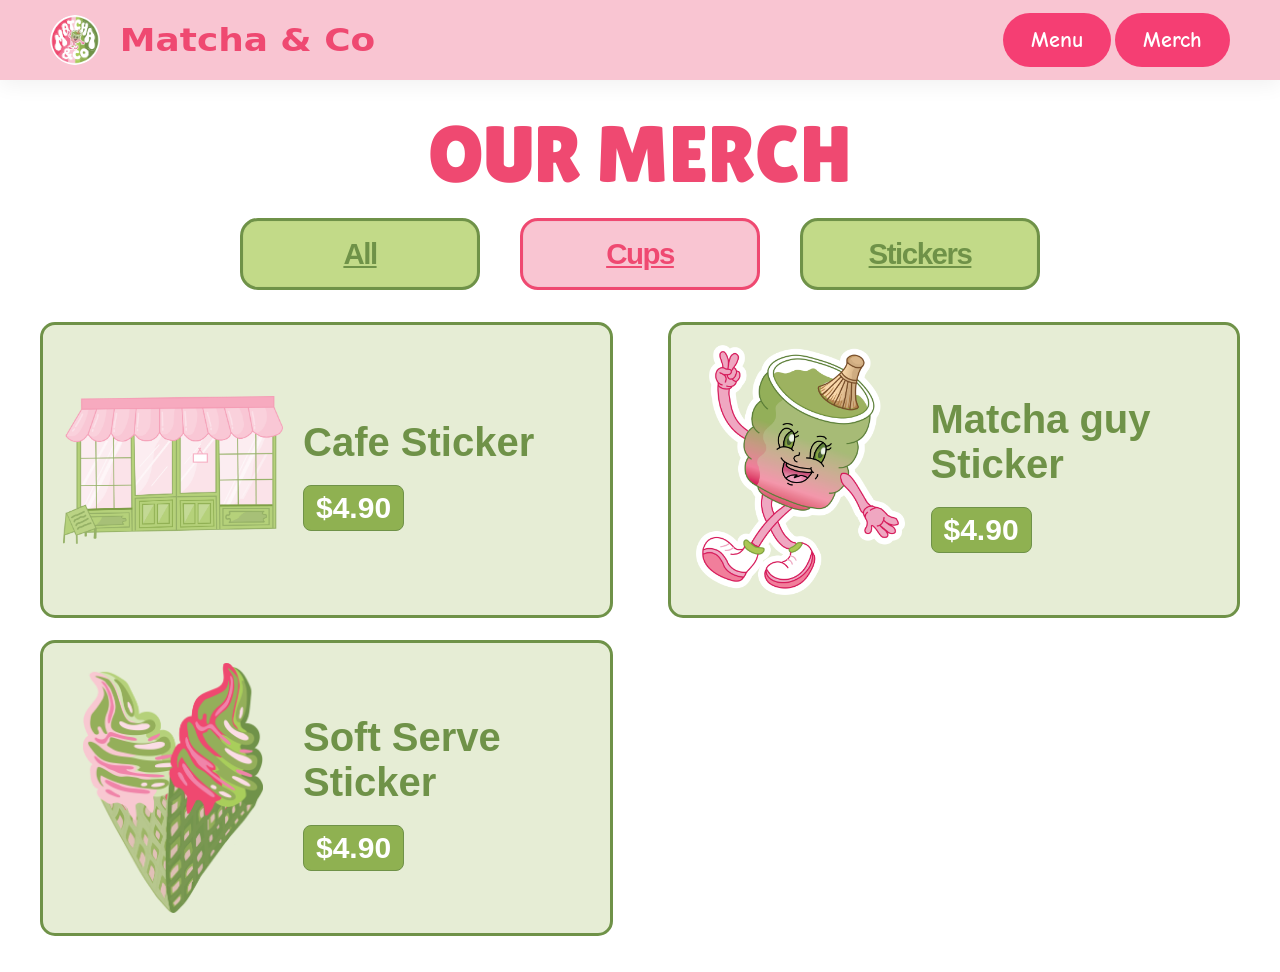
<file: stickers.html>
<!DOCTYPE html>
<html lang="en">
<head>
  <link rel="stylesheet" href="menu.css">
  <meta charset="UTF-8">
  <meta name="viewport" content="width=device-width, initial-scale=1.0">
  <title>Matcha & Co</title>
    <!-- Google Font -->
      <link rel="preconnect" href="https://fonts.googleapis.com">
<link rel="preconnect" href="https://fonts.gstatic.com" crossorigin>
<link href="https://fonts.googleapis.com/css2?family=Chewy&family=Coiny&family=Comic+Neue:ital,wght@0,300;0,400;0,700;1,300;1,400;1,700&family=Lilita+One&family=Sniglet:wght@400;800&display=swap" rel="stylesheet">
</head>
<body>

    <!-- Nav Bar --> 
<nav>
    <div class="nav-left">
        <div class="logo">
            <img src="img/logo.png" alt="Matcha Logo">
        </div>
        <a href="index.html"><h2>Matcha & Co</h2></a>
    </div>

    <div class="nav-links">
        <a href="menu.html" class="nav-btn">Menu</a>
        <a href="merch.html" class="nav-btn">Merch</a>
    </div>
</nav>
        
<!-- Menu Section -->
    <main class="content">
      <div class="title-box">
        <h1 class="title">OUR MERCH</h1>
      </div>

      <div class="tabs" aria-label="Menu categories">
        <a href="merch.html" class="tab-box tab-active-dessert" >All</a>
        <a href="cups.html" class="tab-box tab-active" >Cups</a>
        <a href="stickers.html" class="tab-box tab-active-dessert" >Stickers</a>
      </div>
   
    
    <!-- Products -->
        <section class="product-grid">

             <!-- Product 1 -->
            <article class="merch-card">
                <img
                    src="img/cafe.png" alt="Cafe">
                <div class="merch-info">
                    <h2>Cafe Sticker</h2>
                    <span class="price-merch">$4.90</span>
                </div>
            </article>


            <!-- Product 2 -->
            <article class="merch-card">
                <img
                    src="img/logo character.png" alt="Matcha guy">
                <div class="merch-info">
                    <h2>Matcha guy Sticker</h2>
                    <span class="price-merch">$4.90</span>
                </div>
            </article>


            <!-- Product 3 -->
            <article class="merch-card">
                <img
                    src="img/softserve.png" alt="Soft Serve">
                <div class="merch-info">
                    <h2>Soft Serve Sticker</h2>
                    <span class="price-merch">$4.90</span>
                </div>
            </article>
</file>
<file: stylesheet.css>
body {
    background-color: white;
    margin: 0;
    font-family: "Poppins", sans-serif;
}

* {
    margin: 0;
    padding: 0;
    box-sizing: border-box;
}

/* NAV BAR */

nav {
    display: flex;
    justify-content: space-between;
    align-items: center;
    padding: 15px 50px;
    background-color: #F9C5D2;
    position: sticky;
    top: 0;
    z-index: 1000;
    box-shadow: 0 5px 20px rgba(0,0,0,.06);
}


/* Logo */

.logo {
    display: flex;
    align-items: center;
    gap: 12px;
}

.logo img {
    width: 50px;
    height: 50px;
    object-fit: cover;
    border-radius: 50%;
}

.logo h2 {
    color: #ffffff;
    font-size: 1.8rem;
}


/* Navigation */

.nav-left {
    display: flex;
    align-items: center;
    gap: 15px;
}

.nav-left a {
    text-decoration: none;
    color: #EF4971;
    transition: .3s;
    position: relative;
    font-family: "chewy", system-ui;
    font-weight: 400;
    font-style: normal;
    font-size: 1.7rem;
    display: inline-block;
    transform: scaleX(1.15);
    padding-left: 20px;
}


/* Underline animation */

.nav-left a::after {
    content: "";
    position: absolute;
    left: 0;
    bottom: -8px;
    width: 0%;
    height: 3px;
    background: #6F9248;
    border-radius: 10px;
    transition: .3s;
}

.nav-left a:hover {
    color: #6F9248;
}

.nav-left a:hover::after {
    width: 100%;
}


/* Navigation buttons */

.nav-btn {
    text-decoration: none;
    background: #F53E73;
    color: white;
    padding: 14px 28px;
    border-radius: 50px;
    font-weight: 700;
    transition: .3s;
    font-family: "Comic Neue";
    font-size: 1.4rem;
}

.nav-btn:hover {
    transform: translateY(-3px);
    background: #E43167;
    box-shadow: 0 12px 20px rgba(245,62,115,.35);
}


/* HERO SECTION */

.heroImg {
    background-image: url("img/home.png");
    background-size: contain;
    background-repeat: no-repeat;
    background-position: right center;
    width: 100%;
    min-height: 100vh;
    display: flex;
    flex-direction: column;
    justify-content: center;
    align-items: flex-start;
    text-align: center;
    box-sizing: border-box;
}

.herotextcontainer {
    position: relative;
    z-index: 2;
    width: 50%;
    display: flex;
    flex-direction: column;
    align-items: flex-start;
    margin-left: 5%;
}

/* Big title */

.heroImgh1 {
    font-size: 4.8rem;
    margin: 0;
    background-color: rgba(241, 113, 147, 0.301);
    -webkit-backdrop-filter: blur(2px);
    backdrop-filter: blur(2px);
    padding: 50px 40px;
    border-radius: 20px;
    color: #EF4971;
    font-family: "Lilita One";
    text-align: left;
    box-sizing: border-box;
}

.heroImgh1 h1 {
    margin: 0;
    text-shadow: 10px 10px 0px #ff9eb89d;
}

/* Sub heading */

.heroImgp {
    font-size: 2rem;
    max-width: 700px;
    margin-top: 45px;
    background-color: rgba(241, 113, 147, 0.301);
    -webkit-backdrop-filter: blur(2px);
    backdrop-filter: blur(2px);
    padding: 10px 48px;
    color: #EF4971;
    border-radius: 20px;
    font-family: "Comic Neue";
    font-weight: 700;
    text-align: left;
    box-sizing: border-box;
}

/* TICKER */

.ticker-container {
    width: 100%;
    overflow: hidden;
    white-space: nowrap;
    background-color: #EF4971;
    padding: 10px 0;
}

.ticker-text {
    color: #ffd4de;
    font-weight: bold;
    font-style: italic;
    font-size: 2rem;
    display: inline-block;
    padding-left: 100%;
    animation: marquee 25s linear infinite;
}

@keyframes marquee {

    0% {
        transform: translate3d(0, 0, 0);
    }

    100% {
        transform: translate3d(-100%, 0, 0);
    }

}


/* ABOUT SECTION */

.about-background {
    background-color: #F9C5D2;
    padding: 80px;
    justify-content: center;
    align-items: center;
}

.about {
    display: flex;
    justify-content: space-between;
    align-items: center;
    padding-left: 8%;
    padding-right: 8%;
    background-color: #ffffff;
    border-radius: 20px;
    max-width: 1800px;
    margin: auto;
}

.about h2 {
    color: #EF4971;
    font-size: 5rem;
    line-height: 1;
    margin-bottom: 90px;
    font-weight: bold;
    font-family: "Lilita One";
}

.about p {
    color: #F17193;
    font-size: 2.3rem;
    max-width: 650px;
    font-family: "Comic Neue";
    font-weight: 700;
}

.about-image {
    flex: 1;
    display: flex;
    justify-content: center;
}

.about-image img {
    width: 100%;
    max-width: 500px;
    object-fit: cover;
    border-radius: 20px;
}


/* LOCATION AND HOURS */

.location {
    display: flex;
    justify-content: space-between;
    align-items: center;
    gap: 20px;
    padding: 150px 13%;
    background: #C9DD77;
}

.location h2 {
    color: #648C3A;
    font-size: 5rem;
    line-height: 1;
    margin-bottom: 20px;
    font-family: "Lilita One";
}

.address {
    margin-bottom: 40px;
    color: #648C3A;
    font-size: 2.3rem;
    font-family: "Comic Neue";
    font-weight: 700;
}

.hours p {
    margin-bottom: 12px;
    color: #648C3A;
    font-size: 2.3rem;
    font-family: "Comic Neue";
    font-weight: 700;
}

.map-section {
    display: flex;
    flex-direction: column;
    align-items: center;
    gap: 25px;
}

.map-placeholder {
    width: 500px;
    height: 500px;
    border-radius: 50%;
    display: flex;
    justify-content: center;
    align-items: center;
    font-size: 3rem;
    color: #888;
    background-image: url("img/room.png");
    background-repeat: no-repeat;
    background-size: cover;
    background-position: center;
}

.map-btn {
    border: none;
    background: white;
    padding: 15px 35px;
    border-radius: 40px;
    cursor: pointer;
    font-size: 1.5rem;
    transition: .3s;
}

.map-btn:hover {
    transform: translateY(-9px);
}


/* DIVIDER */

.divider-image {
    width: 100%;
    height: 100px;
}


/* LATEST NEWS */

.news {
    background-color: #F9C5D2;
}

.news h1 {
    text-align: center;
    color: #EF4971;
    font-size: 5rem;
    margin-bottom: 70px;
    padding-top: 100px;
    font-family: "Lilita One";
}

.news-top {
    display: flex;
    justify-content: center;
    align-items: flex-end;
    gap: 20px;
    max-width: 1000px;
    margin: 50px auto 50px;
}

.mascot-placeholder {
    width: 30%;
    display: flex;
    justify-content: center;
    align-items: flex-end;
}

.mascot-placeholder img {
    width: 100%;
    max-width: 350px;
    height: auto;
    object-fit: contain;
}

.drink-card {
    display: flex;
    flex-direction: column;
    justify-content: center;
    text-align: left;
    background-color: #fff0f455;
    border-radius: 30px;
    padding: 2%;
    align-items: center;
    cursor: pointer;
    transition: .3s;
}

.drink-card:hover {
    transform: translateY(-9px);
}

.drink-card img {
    width: 180px;
    height: auto;
    display: flex;
    justify-content: center;
    align-items: center;
}

.drink-card h3 {
    color: #ffffff;
    font-size: 2.3rem;
    justify-content: center;
    align-items: center;
    font-weight: 700;
    font-family: "Comic Neue";
}


/* COLLAGE  */

.collage-img {
    display: flex;
    justify-content: center;
    align-items: center;
    max-width: 100%;
    background-repeat: no-repeat;
    background-size: cover;
    background-position: center;
}


/* FOOTER */

.footer {
    width: 100%;
    object-fit: shrink down;
}

.footer {
    background-image: url("img/footer.png");
    background-size: 100%;
    background-repeat: no-repeat;
    background-position: right center;
    width: 100%;
    height: 45vh;
    display: flex;
    flex-direction: column;
    justify-content: center;
    align-items: center;
    text-align: center;
    color: rgb(255, 255, 255);
    background-color: pink;
}

@media screen and (max-width: 900px) {

    nav {
        padding: 10px 15px;
    }

    .nav-left {
        gap: 8px;
    }

    .logo img {
        width: 42px;
        height: 42px;
    }

    .nav-left h2 {
        font-size: 1.3rem;
    }

    .nav-links {
        gap: 8px;
    }

    .nav-btn {
        padding: 8px 15px;
        font-size: 0.9rem;
    }

    .heroImg {
        min-height: 75vh;
        padding: 20px;
        background-position: center;
        background-size: cover;
        justify-content: center;
    }

    .herotextcontainer {
        width: 60%;
        align-items: left;
    }

    .heroImgh1 {
        width: 80%;
        text-align: center;
        border-radius: 15px;
    }

    .heroImgh1 h1 {
        font-size: 4rem;
        line-height: 0.9;
        text-shadow: 7px 7px 0px #ff9eb8;
    }

    .heroImgp {
        width: 64%;
        font-size: 0.8rem;
        margin-top: 20px;
        border-radius: 15px;
    }

    .ticker-text {
        font-size: 1.2rem;
    }

    .about {
        flex-direction: column;
        gap: 30px;
        padding: 50px 25px;
        margin: 25px 15px;
    }

    .about h2 {
        font-size: 2.8rem;
        margin-bottom: 20px;
    }

    .about p {
        font-size: 1rem;
    }

    .about-image img {
        height: 250px;
    }


    /* Location */

    .location {
        padding: 70px 8%;
    }

    .location h2 {
        font-size: 3.5rem;
    }

    .address,
    .hours p {
        font-size: 1.2rem;
    }

    .map-placeholder {
        width: 380px;
        height: 380px;
    }


    /* News */

    .news h1 {
        font-size: 3.5rem;
        margin-bottom: 50px;
    }

    .news-top {
        max-width: 90%;
    }

    .drink-card img {
        width: 150px;
    }

    .drink-card h3 {
        font-size: 1.5rem;
    }


    /* Footer */

    .footer {
        height: 35vh;
        background-size: cover;
        background-position: center;
    }

}


/* RESPONSIVE DESIGN MOBILE */

@media screen and (max-width: 600px) {


    /* NAVIGATION */

    nav {
        padding: 10px 15px;
    }

    .logo img {
        width: 40px;
        height: 40px;
    }

    .nav-left {
        gap: 8px;
    }

    .nav-left h2 {
        font-size: 1.1rem;
    }

    .nav-links {
        display: flex;
        gap: 6px;
    }

    .nav-btn {
        padding: 9px 14px;
        font-size: 0.85rem;
    }


    .heroImg {
        min-height: 100vh;
        background-size: 100%;
        background-position: center bottom;
        justify-content: flex-start;
        padding-top: 100px;
    }

    .herotextcontainer {
        width: 90%;
        margin-left: 5%;
        align-items: center;
    }

    .heroImgh1 {
        width: 100%;
        font-size: 2.8rem;
        padding: 25px 20px;
        text-align: center;
        border-radius: 15px;
    }

    .heroImgh1 h1 {
        text-shadow: 5px 5px 0px #ff9eb8;
    }

    .heroImgp {
        width: 90%;
        font-size: 1.2rem;
        padding: 10px 20px;
        margin-top: 20px;
        text-align: center;
    }

    /* TICKER */

    .ticker-container {
        padding: 7px 0;
    }

    .ticker-text {
        font-size: 1.1rem;
    }


    /* ABOUT */

    .about-background {
        padding: 30px 15px;
    }

    .about {
        flex-direction: column;
        padding: 30px 20px;
        gap: 30px;
        text-align: center;
    }

    .about h2 {
        font-size: 2.8rem;
        margin-bottom: 25px;
    }

    .about p {
        font-size: 1rem;
        line-height: 1.6;
    }

    .about-image {
        width: 100%;
    }

    .about-image img {
        width: 100%;
        max-width: 350px;
    }

    /* LOCATION */

    .location {
        flex-direction: column;
        padding: 60px 20px;
        text-align: center;
        gap: 50px;
    }

    .location h2 {
        font-size: 3rem;
    }

    .address {
        font-size: 1.1rem;
        margin-bottom: 35px;
    }

    .hours p {
        font-size: 1rem;
        margin-bottom: 10px;
    }

    .map-section {
        width: 100%;
    }

    .map-placeholder {
        width: min(350px, 85vw);
        height: min(350px, 85vw);
    }

    .map-btn {
        font-size: 1.1rem;
        padding: 12px 25px;
    }

    /* DIVIDER */

    .divider-image {
        height: 60px;
        object-fit: cover;
    }

    /* LATEST NEWS */

    .news h1 {
        font-size: 2.8rem;
        padding-top: 60px;
        margin-bottom: 35px;
    }

    .news-top {
        flex-direction: column;
        align-items: center;
        gap: 25px;
        width: 90%;
        margin: 30px auto 40px;
    }

    .mascot-placeholder {
        width: 60%;
    }

    .mascot-placeholder img {
        max-width: 250px;
    }

    .drink-card {
        width: 80%;
        padding: 15px;
    }

    .drink-card img {
        width: 150px;
    }

    .drink-card h3 {
        font-size: 1.3rem;
    }

    /* COLLAGE */

    .collage-img {
        width: 100%;
        height: 120px;
    }

    /* FOOTER */

    .footer {
        height: 30vh;
        min-height: 200px;
        background-size: cover;
        background-position: center;
    }
}

/* VERY SMALL PHONES */

@media screen and (max-width: 400px) {


    /* Navigation */

    nav {
        padding: 8px 10px;
    }

    .logo img {
        width: 35px;
        height: 35px;
    }

    .nav-left h2 {
        font-size: 0.95rem;
    }

    .nav-btn {
        padding: 8px 10px;
        font-size: 0.75rem;
    }


    .heroImg {
        background-size: 110%;
    }

    .heroImgh1 {
        font-size: 2.3rem;
        padding: 20px 15px;
    }

    .heroImgp {
        font-size: 1rem;
    }


    /* About */

    .about-background {
        padding: 20px 10px;
    }

    .about {
        padding: 25px 15px;
    }

    .about h2 {
        font-size: 2.3rem;
    }

    .about p {
        font-size: 0.9rem;
    }


    /* Location */

    .location {
        padding: 50px 15px;
    }

    .location h2 {
        font-size: 2.5rem;
    }

    .address,
    .hours p {
        font-size: 0.9rem;
    }

    .map-placeholder {
        width: 80vw;
        height: 80vw;
    }


    /* News */

    .news h1 {
        font-size: 2.3rem;
    }

    .mascot-placeholder {
        width: 70%;
    }

    .drink-card {
        width: 90%;
    }

}

/* TABLET */

@media screen and (max-width: 900px) {

    .heroImg {
        background-size: 60%;
        background-position: right center;
    }

    .herotextcontainer {
        width: 55%;
        margin-left: 5%;
    }

    .heroImgh1 {
        font-size: 3.5rem;
        padding: 35px 30px;
    }

    .heroImgh1 h1 {
        text-shadow: 7px 7px 0px #ff9eb89d;
    }

    .heroImgp {
        font-size: 1.5rem;
        padding: 10px 30px;
        margin-top: 30px;
    }
}

/* PHONE */

@media screen and (max-width: 600px) {

    .heroImg {
        min-height: 100vh;
        background-size: 100%;
        background-position: center bottom;
        justify-content: flex-start;
        padding-top: 100px;
    }

    .herotextcontainer {
        width: 90%;
        margin-left: 5%;
        align-items: center;
    }

    .heroImgh1 {
        width: 100%;
        font-size: 2.8rem;
        padding: 25px 20px;
        border-radius: 15px;
        text-align: center;
    }

    .heroImgh1 h1 {
        text-shadow: 5px 5px 0px #ff9eb89d;
    }

    .heroImgp {
        width: 90%;
        font-size: 1.2rem;
        padding: 10px 20px;
        margin-top: 20px;
        border-radius: 15px;
        text-align: center;
    }
}

/* SMALL PHONE */

@media screen and (max-width: 400px) {

    .heroImg {
        background-size: 110%;
        padding-top: 80px;
    }

    .heroImgh1 {
        font-size: 2.3rem;
        padding: 20px 15px;
    }

    .heroImgp {
        font-size: 1rem;
        padding: 10px 15px;
    }
}
</file>
<file: menu.css>
body {
    background-color: #b8e76c;
    margin: 0;
    font-family: "Poppins", sans-serif;
}

*{
    margin:0;
    padding:0;
    box-sizing:border-box;
}

/* NAV BAR */

nav {
    display: flex;
    justify-content: space-between;
    align-items: center;
    padding: 15px 50px;
    background-color: #F9C5D2;
    position: sticky;
    top: 0;
    z-index: 1000;
    box-shadow: 0 5px 20px rgba(0,0,0,.06);
}

/* Logo */

.logo {
    display: flex;
    align-items: center;
    gap: 12px;
}

.logo img {
    width: 50px;
    height: 50px;
    object-fit: cover;
    border-radius: 50%;
}

.logo h2 {
    color: #ffffff;
    font-size: 1rem;
}


/* Navigation */

.nav-left {
    display: flex;
    align-items: center;
    gap: 15px;
}

.nav-left a {
    text-decoration: none;
    color: #EF4971;
    transition: .3s;
    position: relative;
    font-family: "chewy", system-ui;
    font-weight: 400;
    font-style: normal;
    font-size: 1.3rem;
    display: inline-block;
    transform: scaleX(1.15);
    padding-left: 20px;
}


/* Underline animation */

.nav-left a::after {
    content: "";
    position: absolute;
    left: 0;
    bottom: -8px;
    width: 0%;
    height: 3px;
    background: #6F9248;
    border-radius: 10px;
    transition: .3s;
}

.nav-left a:hover {
    color: #6F9248;
}

.nav-left a:hover::after {
    width: 100%;
}


/* Navigation buttons */

.nav-btn {
    text-decoration: none;
    background: #F53E73;
    color: white;
    padding: 14px 28px;
    border-radius: 50px;
    font-weight: 700;
    transition: .3s;
    font-family: "Comic Neue";
    font-size: 1.4rem;
}

.nav-btn:hover {
    transform: translateY(-3px);
    background: #E43167;
    box-shadow: 0 12px 20px rgba(245,62,115,.35);
}

  html, body {
      margin: 0;
      width: 100%;
      min-height: 100%;
      background-color: white;
      color: var(--text);
    }

    body {
      display: block;
      min-height: 100vh;
    }

    .menu-page {
      background: var(--bg);
      min-height: 100vh;
    }

    
    .content {
      padding: 28px 40px 36px;
    }

    .title-box {
      display: flex;
      justify-content: center;
      align-items: center;
      margin-top: 10px;
      margin-bottom: 28px;
    }

    .title {
      margin: 0;
      font-size: clamp(2.5rem, 4vw, 4rem);
      font-weight: 100;
      line-height: 0.9;
      color:#EF4971;
      font-family: "Lilita One";
      font-size: 5rem;
    }

    .tabs {
      display: flex;
      justify-content: center;
      gap: 40px;
      margin: 0 auto 32px;
    }

    .tab-box{
      width: 240px;
      height: 72px;
      border-radius: 18px;
      border: 3px solid #EF4971;
      background: rgba(208, 19, 19, 0.18);
      color: #EF4971;
      font-size: clamp(1.7rem, 2.3vw, 2.3rem);
      font-weight: 700;
      letter-spacing: -0.05em;
      display: inline-flex;
      align-items: center;
      justify-content: center;
      box-shadow: inset 0 0 0 1px rgba(0,0,0,0.02);
    }

    .tab-active {
      background: #F9C5D2;
    }
  
    .tab-active-dessert {
      color: #6F9248;
      background: #c2da88;
      border: 3px solid #6F9248;
    }
 

.product-grid {
    display: grid;

    grid-template-columns: 1fr 1fr;

    gap: 22px 55px;
}


/* Product card */

.product-card {
    background-color: #fff1f5;
    border-radius: 15px;
    border: 3px solid #EF4971;
    min-height: 155px;
    padding: 20px;
    display: flex;
    align-items: center;
    gap: 20px;
}

/* Product image */

.product-card img {
    width: 135px;
    height: 230px;
    object-fit: cover;
    flex-shrink: 0;
}

/* Product information */

.product-info {
    flex: 1;
}

.product-info h2 {
    margin: 10px 0 20px;
    font-size: 40px;
    color: #EF4971;
}

.product-info p {
    margin: 0 0 40px;
    font-weight: 200;
    font-size: 22px;
    line-height: 1.3;
    color: #F17193;
}

/* Price */

.price {
    display: inline-block;
    background-color: #F17193;
    border-radius: 8px;
    border: 1px solid #EF4971;
    padding: 5px 12px;
    font-size: 30px;
    font-weight: bold;
    color: white;
}

/* Dessert Product Card */

.product-card-dessert {
    background-color: #e6edd5;
    border-radius: 15px;
    border: 3px solid #6F9248;
    min-height: 155px;
    padding: 20px;
    display: flex;
    align-items: center;
    gap: 20px;
}

.product-card-dessert img {
    width: 135px;
    height: 230px;
    object-fit: cover;
    flex-shrink: 0;
}

.product-dessert-info {
    flex: 1;
}

.product-dessert-info h2 {
    margin: 10px 0 20px;
    font-size: 40px;
    color: #6F9248;
}

.product-dessert-info p {
    margin: 0 0 40px;
    font-weight: 200;
    font-size: 22px;
    line-height: 1.3;
    color: #8FB151;
}

.price-dessert {
    display: inline-block;
    background-color: #8FB151;
    border-radius: 8px;
    border: 1px solid #6F9248;
    padding: 5px 12px;
    font-size: 30px;
    font-weight: bold;
    color: white;
}

/* Product card */

.merch-card {
   background-color: #e6edd5;
    border-radius: 15px;
    border: 3px solid #6F9248;
    min-height: 155px;
    padding: 20px;
    display: flex;
    align-items: center;
    gap: 20px;
}

/* Product image */

.merch-card img {
    width: 220px;
    height: 250px;
    object-fit: scale-down; 
    flex-shrink: 0; 
}


/* Product information */

.merch-info {
    flex: 1;
}

.merch-info h2 {
     margin: 10px 0 20px;
    font-size: 40px;
    color: #6F9248;
}

/* Price */

.price-merch {
     display: inline-block;
    background-color: #8FB151;
    border-radius: 8px;
    border: 1px solid #6F9248;
    padding: 5px 12px;
    font-size: 30px;
    font-weight: bold;
    color: white;
}

.product-grid {
    display: grid;
    grid-template-columns: repeat(2, 1fr);
    gap: 22px 55px;
}

/* RESPONSIVENESS */

/* Tablets */
@media screen and (max-width: 900px) {

    /* Navigation */

    nav {
        padding: 15px 30px;
    }

    .nav-left {
        gap: 10px;
    }

    .nav-left h2 {
        font-size: 1.5rem;
    }

    .nav-btn {
        padding: 12px 20px;
    }

    .product-grid {
        grid-template-columns: 1fr;
        gap: 20px;
    }

    .content {
        padding: 25px;
    }
}

/* Phones */
@media screen and (max-width: 600px) {
  
  nav {
        padding: 10px 15px;
    }

    .logo img {
        width: 40px;
        height: 40px;
    }

    .nav-left {
        gap: 8px;
    }

    .nav-left h2 {
        font-size: 1.1rem;
    }

    .nav-links {
        display: flex;
        gap: 6px;
    }

    .nav-btn {
        padding: 9px 14px;
        font-size: 0.85rem;
    }
  
  nav {
        padding: 12px 20px;
        flex-direction: column;
        gap: 15px;
    }

    .nav-left {
        flex-wrap: wrap;
        justify-content: center;
    }

    .content {
        padding: 20px 15px;
    }

    .tabs {
        flex-direction: column;
        align-items: center;
        gap: 15px;
    }

    .tab-box {
        width: 100%;
        max-width: 300px;
    }

    .product-card,
    .product-card-dessert,
    .merch-card {
        flex-direction: column;
        text-align: center;
    }

    .product-card img,
    .product-card-dessert img {
        width: 120px;
        height: 180px;
    }

    .merch-card img {
        width: 180px;
        height: 200px;
    }

    .product-info h2,
    .product-dessert-info h2,
    .merch-info h2 {
        font-size: 30px;
    }

    .product-info p,
    .product-dessert-info p {
        margin-bottom: 20px;
    }

    .price,
    .price-dessert,
    .price-merch {
        font-size: 24px;
    }
}

@media screen and (max-width: 400px) {
nav {
        padding: 8px 10px;
    }

    .logo img {
        width: 35px;
        height: 35px;
    }

    .nav-left h2 {
        font-size: 0.95rem;
    }

    .nav-btn {
        padding: 8px 10px;
        font-size: 0.75rem;
    }
  }
</file>
